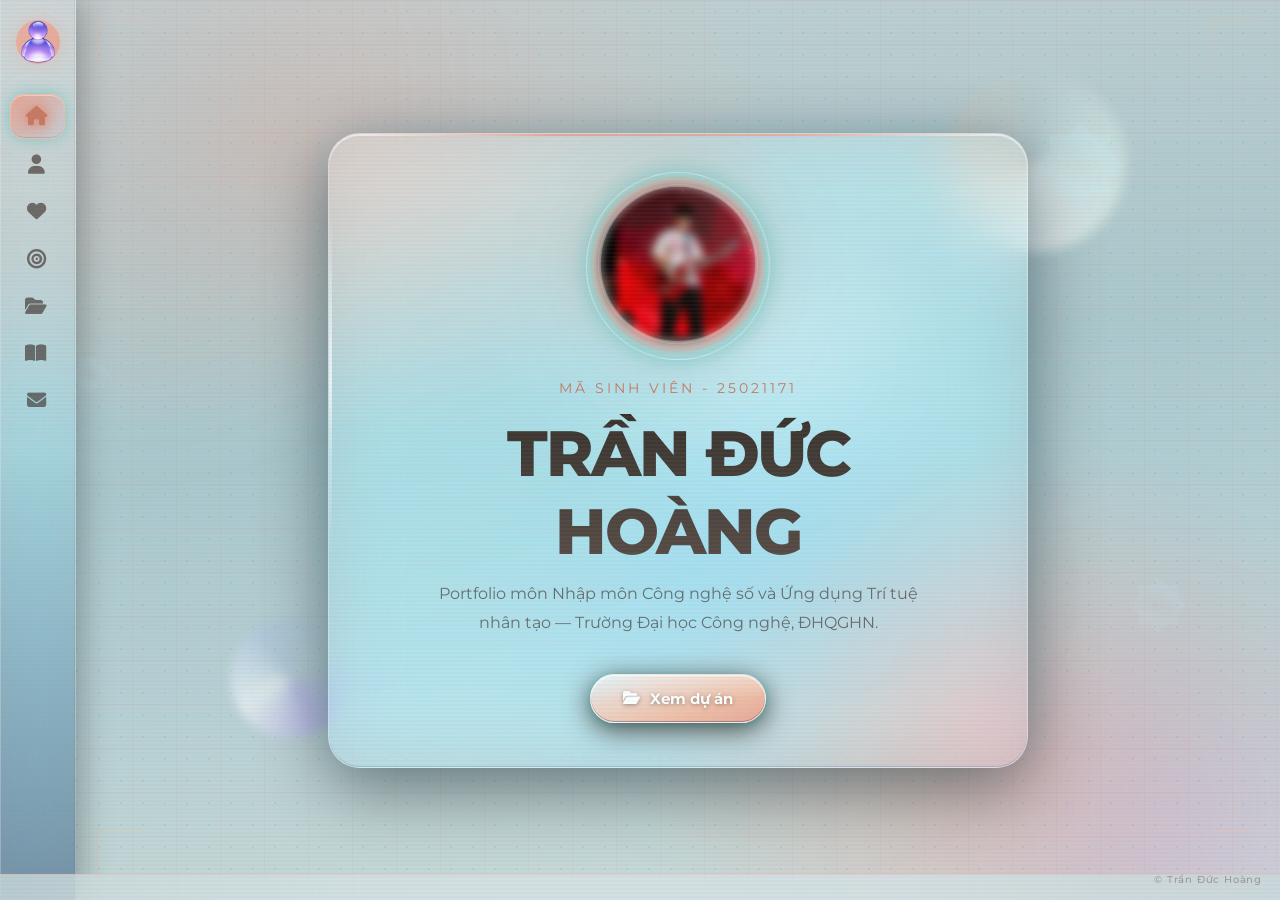
<file: index.html>
<!DOCTYPE html>
<html lang="vi">
<head>
  <!-- Performance hints -->
  <meta http-equiv="x-dns-prefetch-control" content="on">
  <link rel="preconnect" href="https://fonts.googleapis.com">
  <link rel="preconnect" href="https://cdnjs.cloudflare.com" crossorigin>
  <link rel="dns-prefetch" href="https://fonts.gstatic.com">
  <meta charset="UTF-8">
  <meta name="viewport" content="width=device-width, initial-scale=1.0">
  <title>Trần Đức Hoàng — Portfolio</title>
  <link rel="stylesheet" href="style.css">
  <link rel="icon" href="images/logo.png">
  <link rel="stylesheet" href="https://cdnjs.cloudflare.com/ajax/libs/font-awesome/6.4.0/css/all.min.css">
</head>
<body>

<!-- Orbs -->
<div class="scanlines"></div>

<!-- Y2K Ticker -->
<div class="ticker-wrap">
  <div class="ticker">
    <span>TRẦN ĐỨC HOÀNG</span><span class="sep">✦</span>
    <span>PORTFOLIO 2025</span><span class="sep">✦</span>
    <span>CÔNG NGHỆ KỸ THUẬT XÂY DỰNG</span><span class="sep">✦</span>
    <span>ĐHQGHN</span><span class="sep">✦</span>
    <span>NHẬP MÔN CÔNG NGHỆ SỐ</span><span class="sep">✦</span>
    <span>ỨNG DỤNG TRÍ TUỆ NHÂN TẠO</span><span class="sep">✦</span>
    <span>TRẦN ĐỨC HOÀNG</span><span class="sep">✦</span>
    <span>PORTFOLIO 2025</span><span class="sep">✦</span>
    <span>CÔNG NGHỆ KỸ THUẬT XÂY DỰNG</span><span class="sep">✦</span>
    <span>ĐHQGHN</span><span class="sep">✦</span>
    <span>NHẬP MÔN CÔNG NGHỆ SỐ</span><span class="sep">✦</span>
    <span>ỨNG DỤNG TRÍ TUỆ NHÂN TẠO</span><span class="sep">✦</span>
  </div>
</div>

<div class="orb orb1"></div>
<div class="orb orb2"></div>
<!-- Aero Bubbles -->
<div class="bubble bubble1"></div>
<div class="bubble bubble2"></div>
<div class="bubble bubble3"></div>
<div class="bubble bubble4"></div>
<div class="bubble bubble5"></div>

<!-- Y2K Flares -->
<div class="flare flare1"></div>
<div class="flare flare2"></div>

<!-- Y2K Starbursts -->
<div class="starburst starburst1"></div>
<div class="starburst starburst2"></div>
<div class="starburst starburst3"></div>

<!-- HUD Corners -->
<div class="hud-corner hud-tl"></div>
<div class="hud-corner hud-tr"></div>
<div class="hud-corner hud-bl"></div>
<div class="hud-corner hud-br"></div>
<div class="orb orb3"></div>

<!-- Sidebar -->
<nav class="sidebar">
  <div class="logo">
    <img loading="lazy" decoding="async" src="images/logo.png" alt="Logo">
  </div>
  <ul class="sidebar-menu">
    <li><a href="index.html" class="active"><i class="fa-solid fa-house"></i><span class="text">Trang chủ</span></a></li>
    <li><a href="about.html"><i class="fa-solid fa-user"></i><span class="text">Giới thiệu</span></a></li>
    <li><a href="hobbies.html"><i class="fa-solid fa-heart"></i><span class="text">Sở thích</span></a></li>
    <li><a href="goals.html"><i class="fa-solid fa-bullseye"></i><span class="text">Mục tiêu</span></a></li>
    <li><a href="projects.html"><i class="fa-solid fa-folder-open"></i><span class="text">Dự án</span></a></li>
    <li><a href="reflection.html"><i class="fa-solid fa-book-open"></i><span class="text">Tổng kết</span></a></li>
    <li><a href="contact.html"><i class="fa-solid fa-envelope"></i><span class="text">Liên hệ</span></a></li>
  </ul>
</nav>

<!-- Hero -->
<section class="hero">
  <div class="hero-inner">

    <div class="avatar-wrap">
      <img loading="lazy" decoding="async" src="images/avatar.jpg" alt="Avatar" class="avatar">
      <div class="avatar-ring"></div>
    </div>

    <p class="hero-role">Mã Sinh Viên - 25021171</p>
    <h1 class="hero-name">TRẦN ĐỨC HOÀNG</h1>
    <p class="hero-desc">
      Portfolio môn Nhập môn Công nghệ số và Ứng dụng Trí tuệ nhân tạo —
      Trường Đại học Công nghệ, ĐHQGHN.
    </p>

    <a href="projects.html" class="btn">
      <i class="fa-solid fa-folder-open"></i>
      Xem dự án
    </a>

  </div>
</section>

<div class="credit">© Trần Đức Hoàng</div>
<script src="script.js"></script>
</body>
</html>
</file>
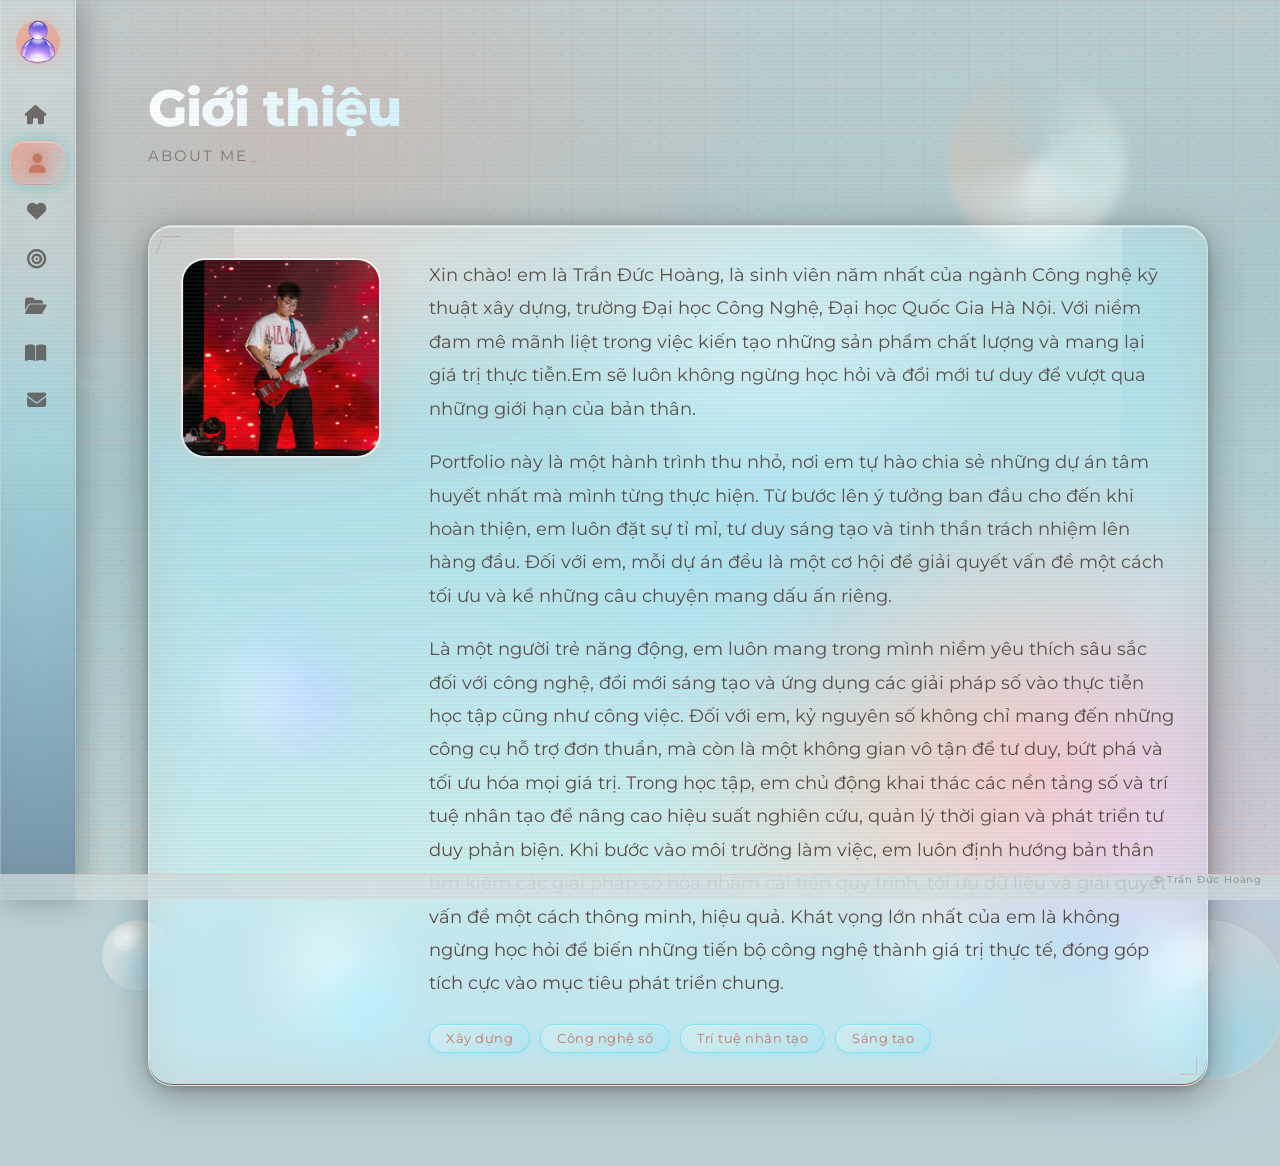
<file: about.html>
<!DOCTYPE html>
<html lang="vi">
<head>
  <!-- Performance hints -->
  <meta http-equiv="x-dns-prefetch-control" content="on">
  <link rel="preconnect" href="https://fonts.googleapis.com">
  <link rel="preconnect" href="https://cdnjs.cloudflare.com" crossorigin>
  <link rel="dns-prefetch" href="https://fonts.gstatic.com">
  <meta charset="UTF-8">
  <meta name="viewport" content="width=device-width, initial-scale=1.0">
  <title>Giới thiệu — Portfolio</title>
  <link rel="stylesheet" href="style.css">
  <link rel="icon" href="images/logo.png">
  <link rel="stylesheet" href="https://cdnjs.cloudflare.com/ajax/libs/font-awesome/6.4.0/css/all.min.css">
</head>
<body>

<div class="scanlines"></div>

<!-- Y2K Ticker -->
<div class="ticker-wrap">
  <div class="ticker">
    <span>TRẦN ĐỨC HOÀNG</span><span class="sep">✦</span>
    <span>PORTFOLIO 2025</span><span class="sep">✦</span>
    <span>CÔNG NGHỆ KỸ THUẬT XÂY DỰNG</span><span class="sep">✦</span>
    <span>ĐHQGHN</span><span class="sep">✦</span>
    <span>NHẬP MÔN CÔNG NGHỆ SỐ</span><span class="sep">✦</span>
    <span>ỨNG DỤNG TRÍ TUỆ NHÂN TẠO</span><span class="sep">✦</span>
    <span>TRẦN ĐỨC HOÀNG</span><span class="sep">✦</span>
    <span>PORTFOLIO 2025</span><span class="sep">✦</span>
    <span>CÔNG NGHỆ KỸ THUẬT XÂY DỰNG</span><span class="sep">✦</span>
    <span>ĐHQGHN</span><span class="sep">✦</span>
    <span>NHẬP MÔN CÔNG NGHỆ SỐ</span><span class="sep">✦</span>
    <span>ỨNG DỤNG TRÍ TUỆ NHÂN TẠO</span><span class="sep">✦</span>
  </div>
</div>

<div class="orb orb1"></div>
<div class="orb orb2"></div>
<div class="orb orb3"></div>

<!-- Aero Bubbles -->
<div class="bubble bubble1"></div>
<div class="bubble bubble2"></div>
<div class="bubble bubble3"></div>
<div class="bubble bubble4"></div>
<div class="bubble bubble5"></div>

<!-- Y2K Flares -->
<div class="flare flare1"></div>
<div class="flare flare2"></div>

<!-- Y2K Starbursts -->
<div class="starburst starburst1"></div>
<div class="starburst starburst2"></div>
<div class="starburst starburst3"></div>

<!-- HUD Corners -->
<div class="hud-corner hud-tl"></div>
<div class="hud-corner hud-tr"></div>
<div class="hud-corner hud-bl"></div>
<div class="hud-corner hud-br"></div>

<nav class="sidebar">
  <div class="logo"><img loading="lazy" decoding="async" src="images/logo.png" alt="Logo"></div>
  <ul class="sidebar-menu">
    <li><a href="index.html"><i class="fa-solid fa-house"></i><span class="text">Trang chủ</span></a></li>
    <li><a href="about.html" class="active"><i class="fa-solid fa-user"></i><span class="text">Giới thiệu</span></a></li>
    <li><a href="hobbies.html"><i class="fa-solid fa-heart"></i><span class="text">Sở thích</span></a></li>
    <li><a href="goals.html"><i class="fa-solid fa-bullseye"></i><span class="text">Mục tiêu</span></a></li>
    <li><a href="projects.html"><i class="fa-solid fa-folder-open"></i><span class="text">Dự án</span></a></li>
    <li><a href="reflection.html"><i class="fa-solid fa-book-open"></i><span class="text">Tổng kết</span></a></li>
    <li><a href="contact.html"><i class="fa-solid fa-envelope"></i><span class="text">Liên hệ</span></a></li>
  </ul>
</nav>

<section id="about">
  <div class="section-head reveal">
    <h2 data-text="Giới thiệu">Giới thiệu</h2>
    <p class="subtitle">About me</p>
  </div>

  <div class="card reveal"><span class="corner-br"></span>
    <div class="profile-wrap">
      <img loading="lazy" decoding="async" src="images/avatar.jpg" alt="Avatar" class="avatar-sm">
      <div class="bio">
        <p>
          Xin chào! em là Trần Đức Hoàng, là sinh viên năm nhất của ngành Công nghệ kỹ thuật xây dựng, trường Đại học Công Nghệ, Đại học Quốc Gia Hà Nội. Với niềm đam mê mãnh liệt trong việc kiến tạo những sản phẩm chất lượng và mang lại giá trị thực tiễn.Em sẽ luôn không ngừng học hỏi và đổi mới tư duy để vượt qua những giới hạn của bản thân.
        </p>
        <p>
          Portfolio này là một hành trình thu nhỏ, nơi em tự hào chia sẻ những dự án tâm huyết nhất mà mình từng thực hiện. Từ bước lên ý tưởng ban đầu cho đến khi hoàn thiện, em luôn đặt sự tỉ mỉ, tư duy sáng tạo và tinh thần trách nhiệm lên hàng đầu. Đối với em, mỗi dự án đều là một cơ hội để giải quyết vấn đề một cách tối ưu và kể những câu chuyện mang dấu ấn riêng.
        </p>
        <p>
          Là một người trẻ năng động, em luôn mang trong mình niềm yêu thích sâu sắc đối với công nghệ, đổi mới sáng tạo và ứng dụng các giải pháp số vào thực tiễn học tập cũng như công việc. Đối với em, kỷ nguyên số không chỉ mang đến những công cụ hỗ trợ đơn thuần, mà còn là một không gian vô tận để tư duy, bứt phá và tối ưu hóa mọi giá trị. Trong học tập, em chủ động khai thác các nền tảng số và trí tuệ nhân tạo để nâng cao hiệu suất nghiên cứu, quản lý thời gian và phát triển tư duy phản biện. Khi bước vào môi trường làm việc, em luôn định hướng bản thân tìm kiếm các giải pháp số hóa nhằm cải tiến quy trình, tối ưu dữ liệu và giải quyết vấn đề một cách thông minh, hiệu quả. Khát vọng lớn nhất của em là không ngừng học hỏi để biến những tiến bộ công nghệ thành giá trị thực tế, đóng góp tích cực vào mục tiêu phát triển chung.
        </p>
        <div class="tag-row">
          <span class="tag">Xây dựng</span>
          <span class="tag">Công nghệ số</span>
          <span class="tag">Trí tuệ nhân tạo</span>
          <span class="tag">Sáng tạo</span>
        </div>
      </div>
    </div>
  </div>
</section>

<div class="credit">© Trần Đức Hoàng</div>
<script src="script.js"></script>
</body>
</html>
</file>
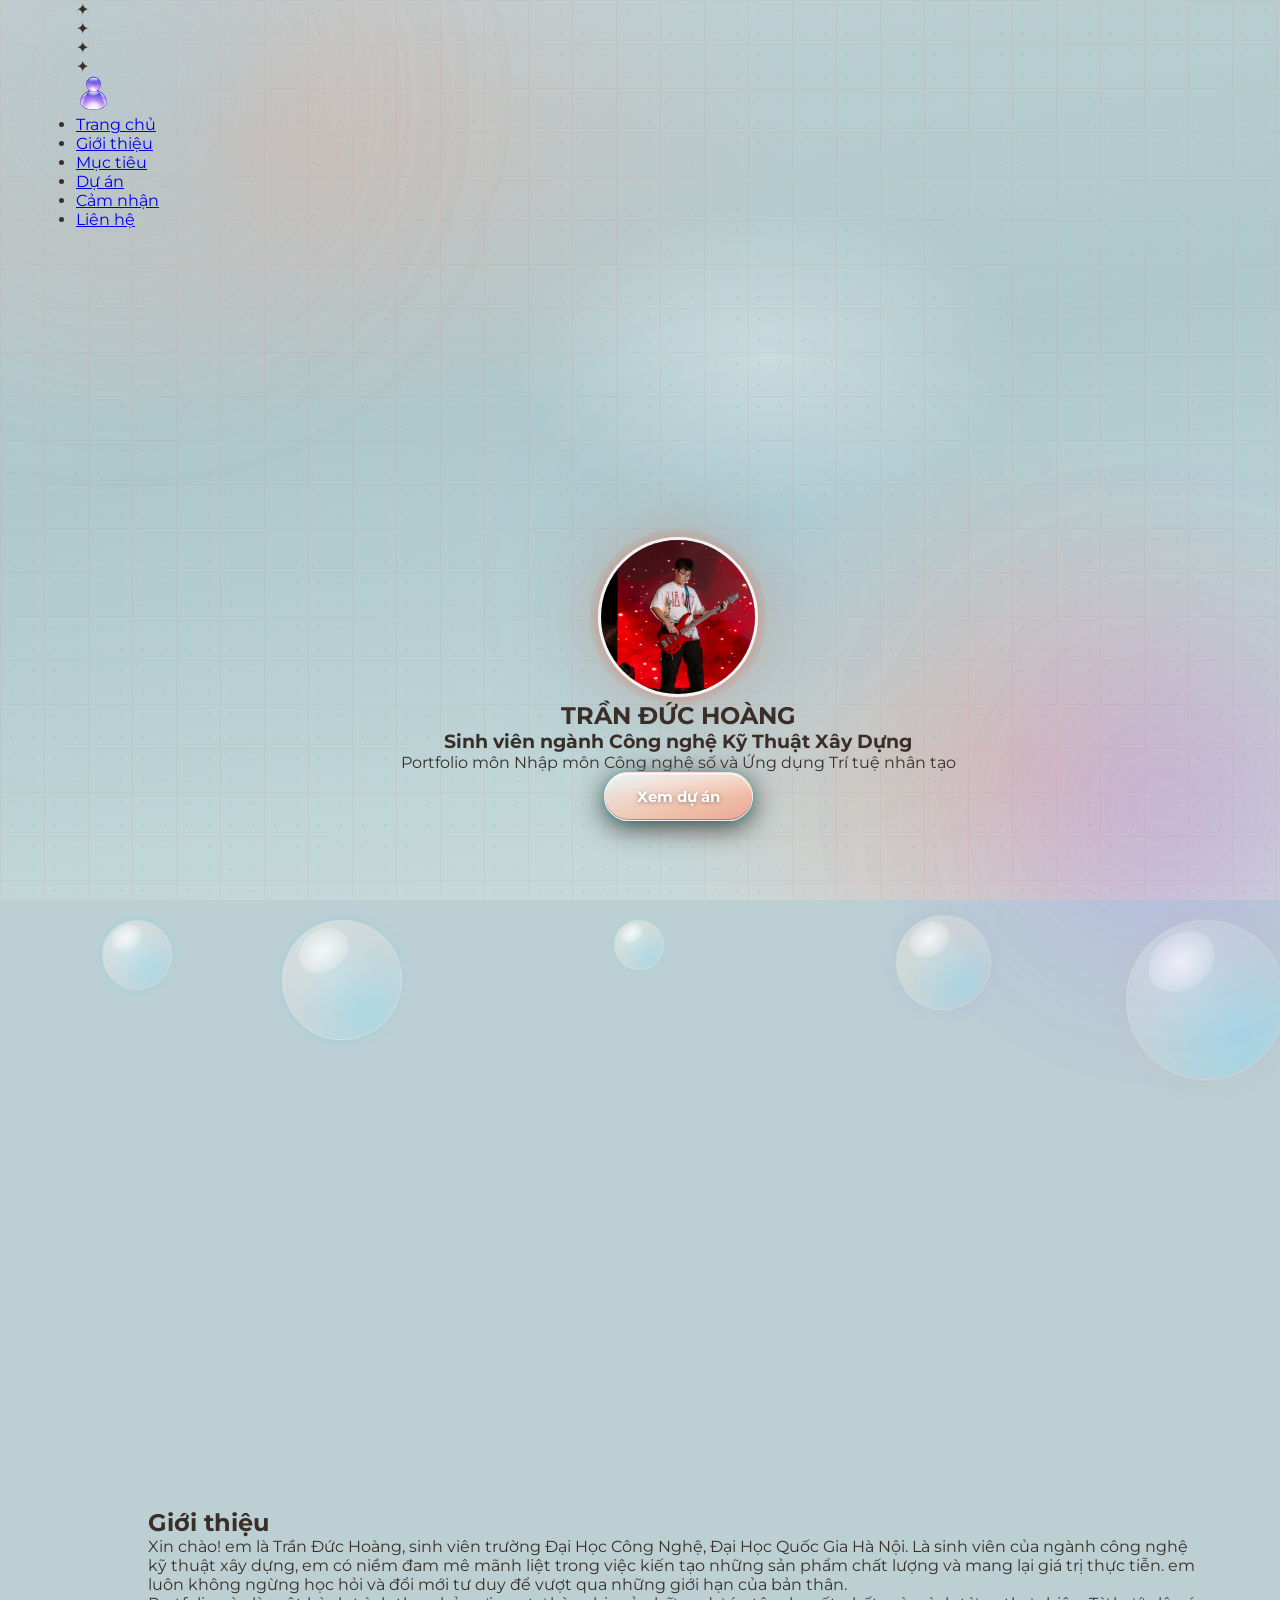
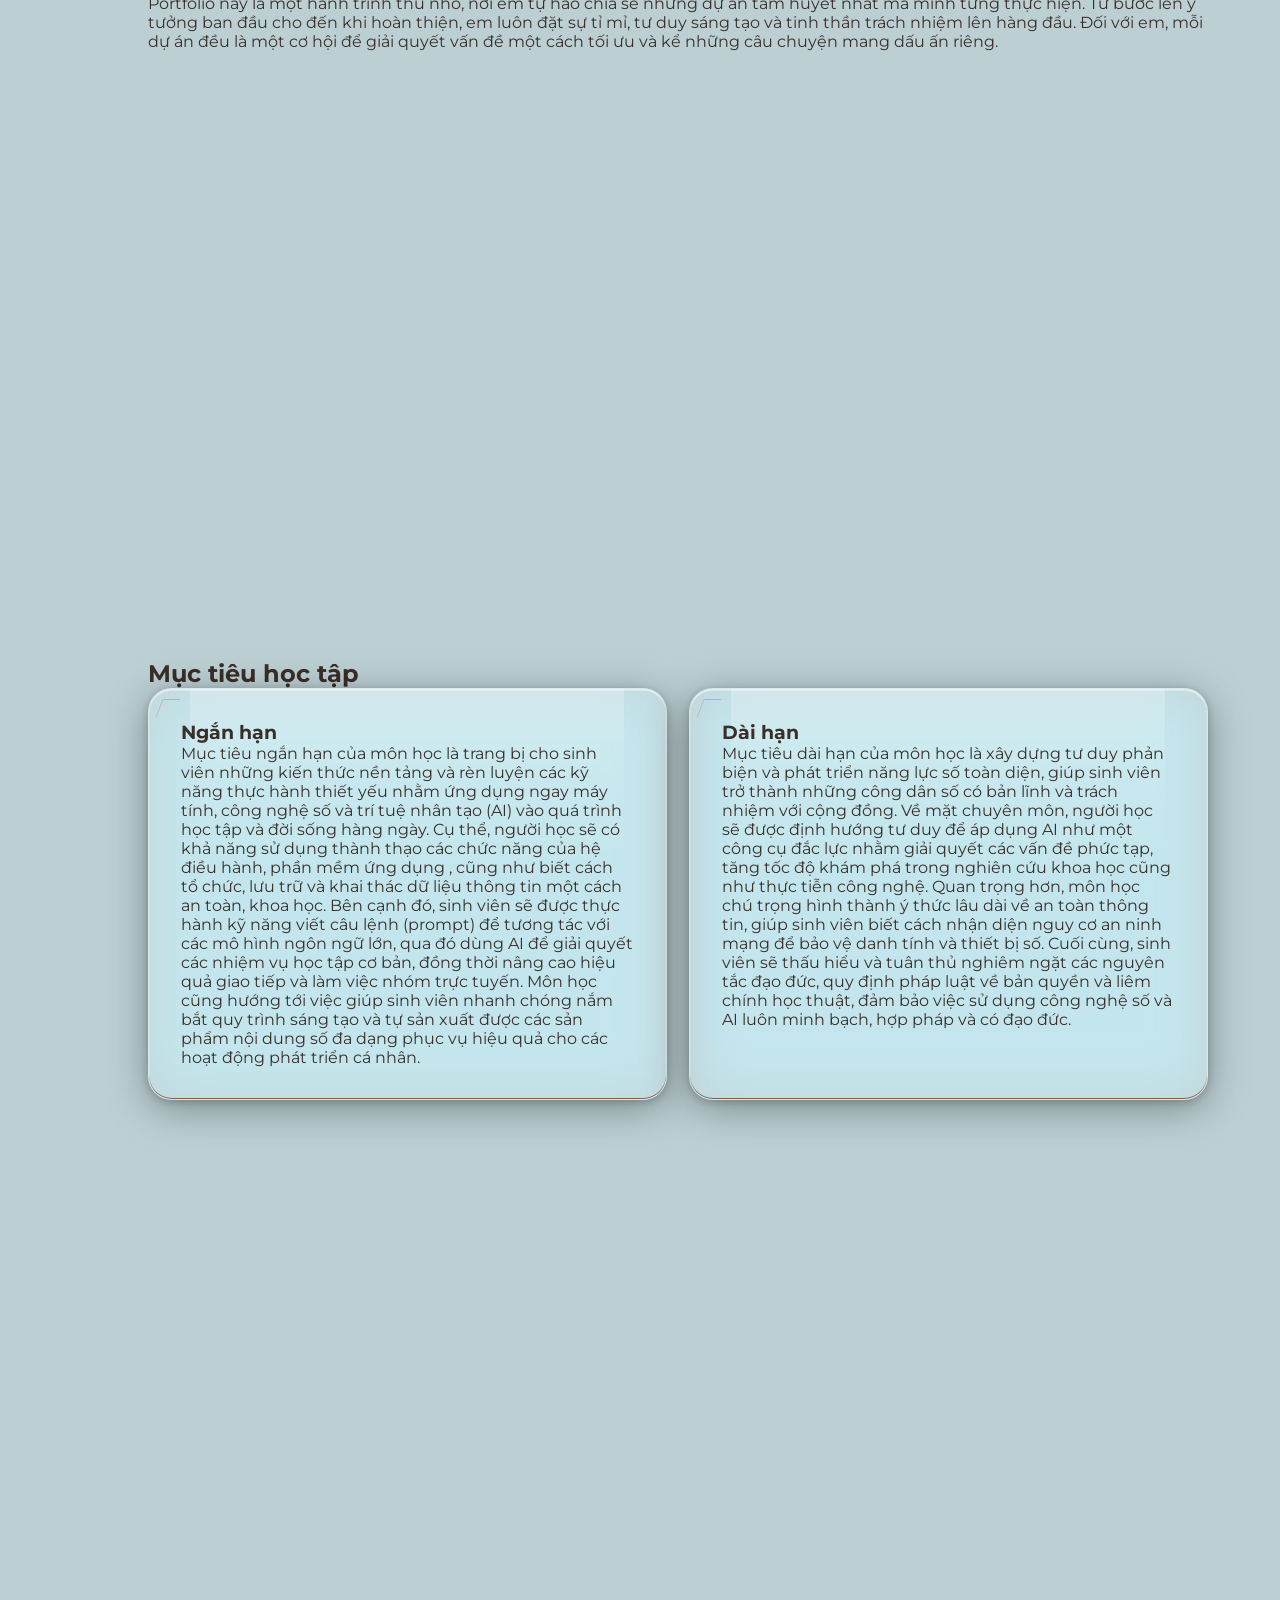
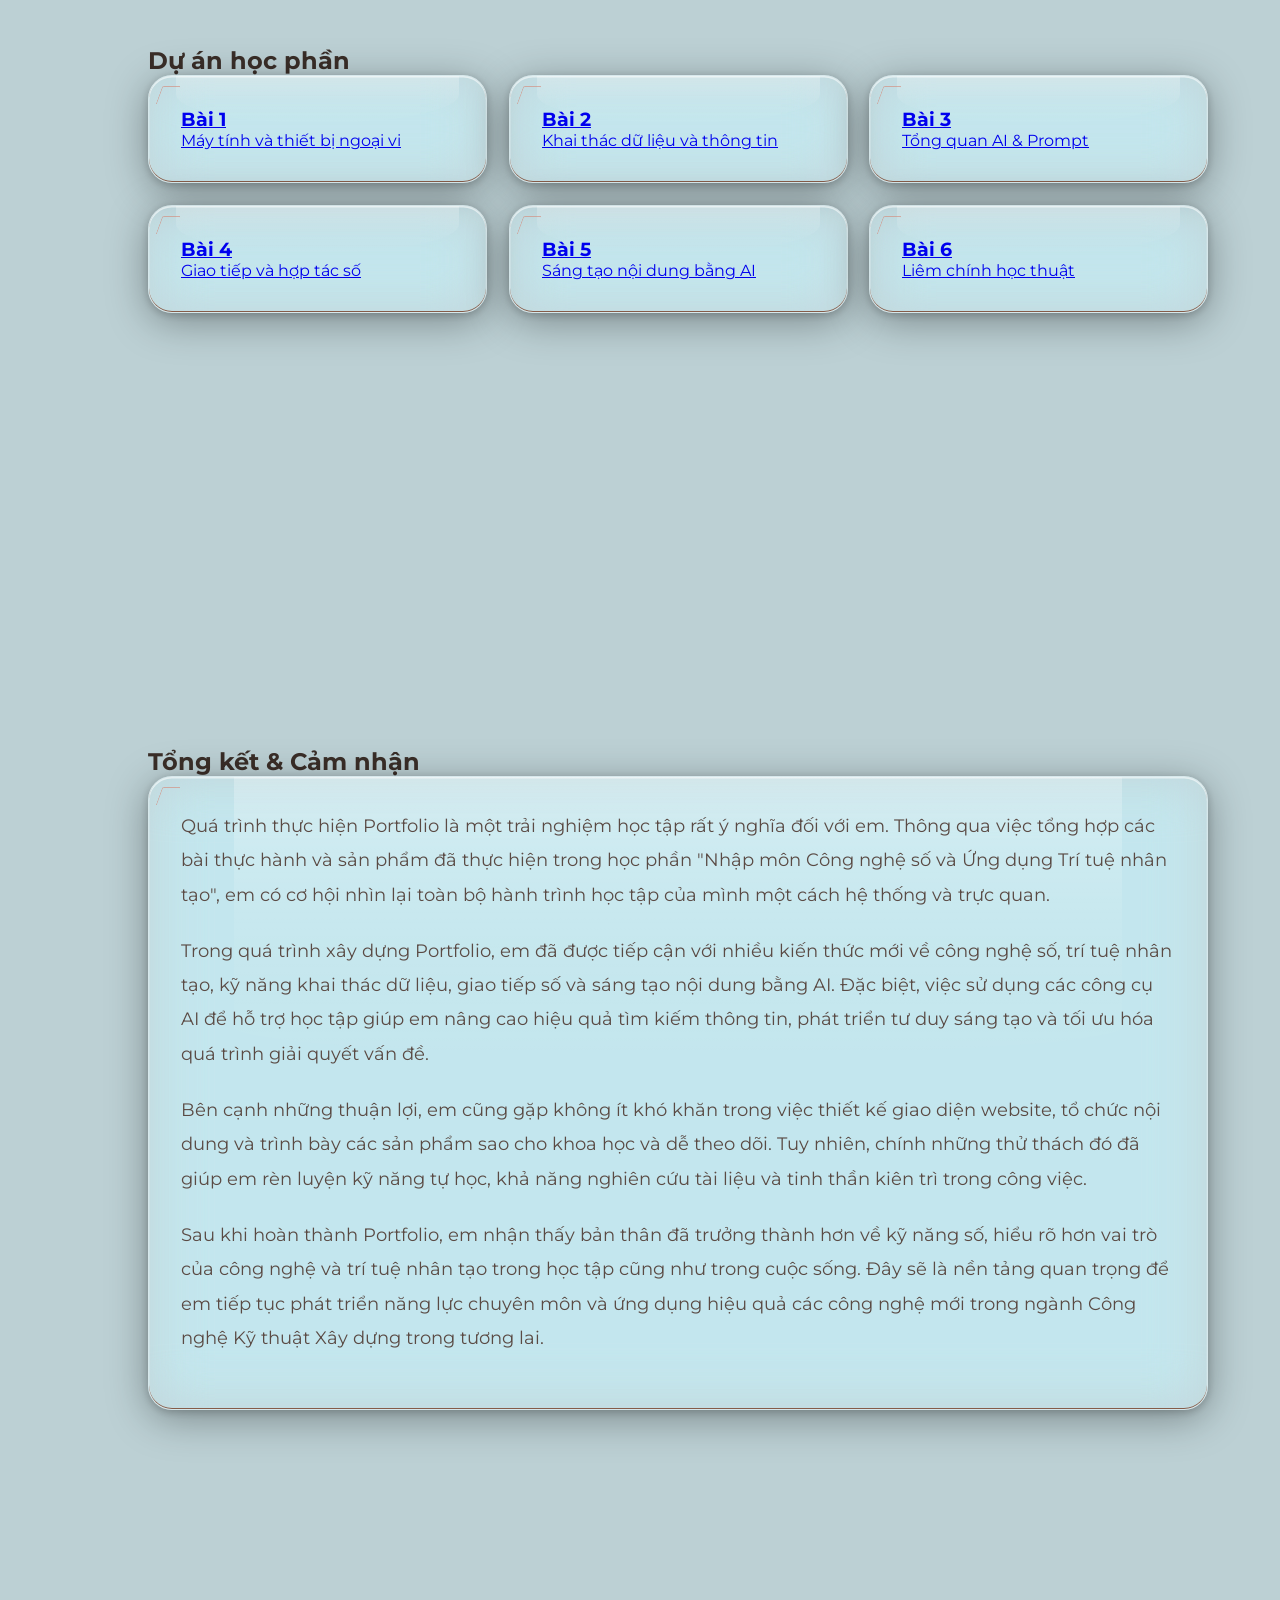
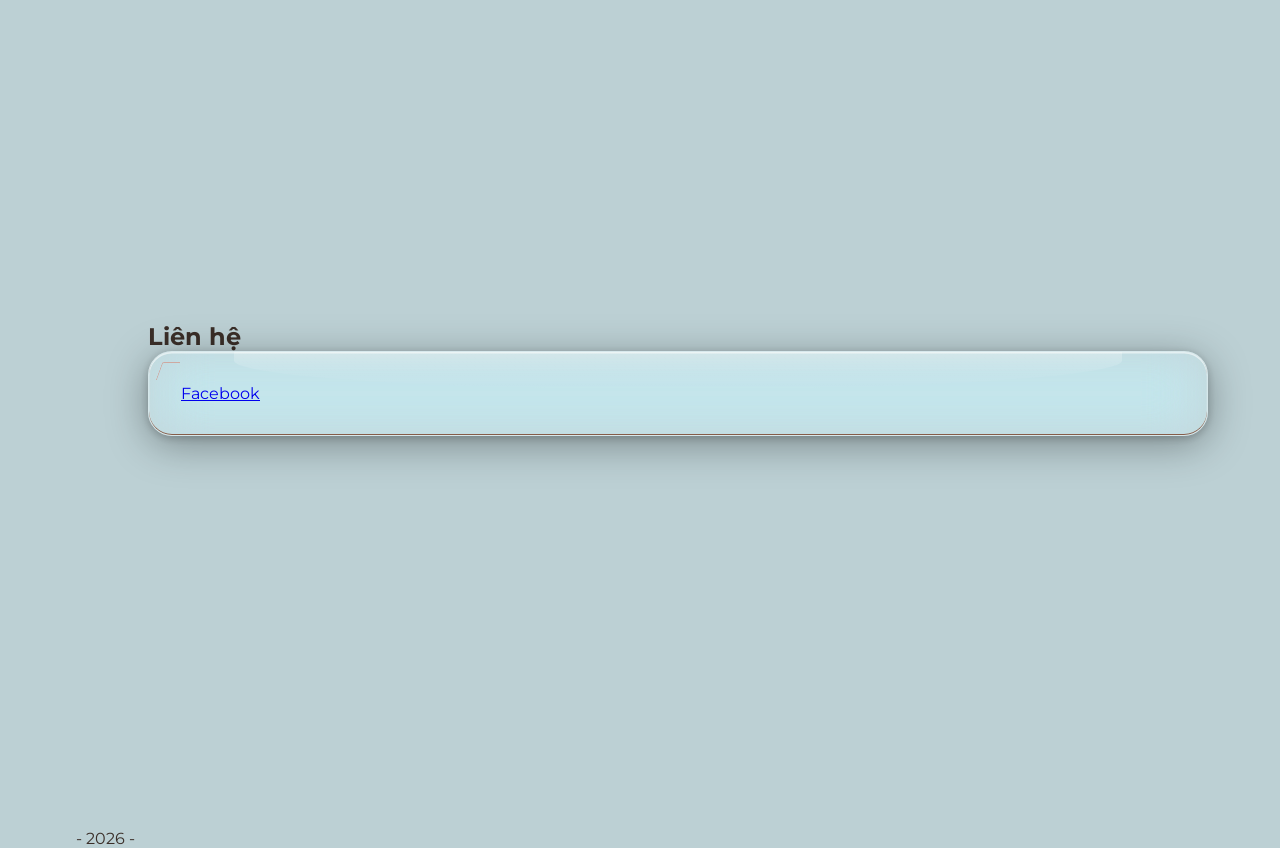
<file: code chinh.html>
<!DOCTYPE html>
<html lang="vi">
<head>
<meta charset="UTF-8">
<meta name="viewport" content="width=device-width, initial-scale=1.0">
<title>Portfolio Cá Nhân</title>
<link rel="stylesheet" href="style.css">
<link rel="preconnect" href="https://fonts.googleapis.com">
<link href="https://fonts.googleapis.com/css2?family=Montserrat:wght@300;400;500;600;700;800&display=swap" rel="stylesheet">
</head>
<body>


    <div class="star star1">✦</div>
<div class="star star2">✦</div>
<div class="star star3">✦</div>
<div class="star star4">✦</div>

    <div class="cube"></div>
    <div class="wire-sphere"></div>
    <div class="holo-ring"></div>
    <div class="orb orb1"></div>
<div class="orb orb2"></div>
<div class="orb orb3"></div>

<div class="bubble bubble1"></div>
<div class="bubble bubble2"></div>
<div class="bubble bubble3"></div>
<div class="bubble bubble4"></div>
<div class="bubble bubble5"></div>
    <div class="orb orb1"></div>
<div class="orb orb2"></div>
<header class="header">
<nav class="nav">
<div class="logo"><img src="images/logo.png" alt="" width="35" height="35"></div>
<ul class="menu">
<li><a href="#home">Trang chủ</a></li>
<li><a href="#about">Giới thiệu</a></li>
<li><a href="#goals">Mục tiêu</a></li>
<li><a href="#projects">Dự án</a></li>
<li><a href="#reflection">Cảm nhận</a></li>
<li><a href="#contact">Liên hệ</a></li>
</ul>
</nav>
</header>

<section id="home" class="hero">
<div class="hero-content">
<img src="images/avatar.jpg" class="avatar" alt="avatar">
<h1>TRẦN ĐỨC HOÀNG</h1>
<h3>Sinh viên ngành Công nghệ Kỹ Thuật Xây Dựng</h3>
<p>Portfolio môn Nhập môn Công nghệ số và Ứng dụng Trí tuệ nhân tạo</p>
<a href="#projects" class="btn">Xem dự án</a>
</div>
</section>

<section id="about">
<h2>Giới thiệu</h2>
<p>Xin chào! em là Trần Đức Hoàng, sinh viên trường Đại Học Công Nghệ, Đại Học Quốc Gia Hà Nội. Là sinh viên của ngành công nghệ kỹ thuật xây dựng, em có niềm đam mê mãnh liệt trong việc kiến tạo những sản phẩm chất lượng và mang lại giá trị thực tiễn. em luôn không ngừng học hỏi và đổi mới tư duy để vượt qua những giới hạn của bản thân.</p>
<p>Portfolio này là một hành trình thu nhỏ, nơi em tự hào chia sẻ những dự án tâm huyết nhất mà mình từng thực hiện. Từ bước lên ý tưởng ban đầu cho đến khi hoàn thiện, em luôn đặt sự tỉ mỉ, tư duy sáng tạo và tinh thần trách nhiệm lên hàng đầu. Đối với em, mỗi dự án đều là một cơ hội để giải quyết vấn đề một cách tối ưu và kể những câu chuyện mang dấu ấn riêng.</p>
</section>

<section id="goals">
<h2>Mục tiêu học tập</h2>
<div class="grid">
<div class="card"><h3>Ngắn hạn</h3><p>Mục tiêu ngắn hạn của môn học là trang bị cho sinh viên những kiến thức nền tảng và rèn luyện các kỹ năng thực hành thiết yếu nhằm ứng dụng ngay máy tính, công nghệ số và trí tuệ nhân tạo (AI) vào quá trình học tập và đời sống hàng ngày. Cụ thể, người học sẽ có khả năng sử dụng thành thạo các chức năng của hệ điều hành, phần mềm ứng dụng , cũng như biết cách tổ chức, lưu trữ và khai thác dữ liệu thông tin một cách an toàn, khoa học. Bên cạnh đó, sinh viên sẽ được thực hành kỹ năng viết câu lệnh (prompt) để tương tác với các mô hình ngôn ngữ lớn, qua đó dùng AI để giải quyết các nhiệm vụ học tập cơ bản, đồng thời nâng cao hiệu quả giao tiếp và làm việc nhóm trực tuyến. Môn học cũng hướng tới việc giúp sinh viên nhanh chóng nắm bắt quy trình sáng tạo và tự sản xuất được các sản phẩm nội dung số đa dạng phục vụ hiệu quả cho các hoạt động phát triển cá nhân.</p></div>
<div class="card"><h3>Dài hạn</h3><p>Mục tiêu dài hạn của môn học là xây dựng tư duy phản biện và phát triển năng lực số toàn diện, giúp sinh viên trở thành những công dân số có bản lĩnh và trách nhiệm với cộng đồng. Về mặt chuyên môn, người học sẽ được định hướng tư duy để áp dụng AI như một công cụ đắc lực nhằm giải quyết các vấn đề phức tạp, tăng tốc độ khám phá trong nghiên cứu khoa học cũng như thực tiễn công nghệ. Quan trọng hơn, môn học chú trọng hình thành ý thức lâu dài về an toàn thông tin, giúp sinh viên biết cách nhận diện nguy cơ an ninh mạng để bảo vệ danh tính và thiết bị số. Cuối cùng, sinh viên sẽ thấu hiểu và tuân thủ nghiêm ngặt các nguyên tắc đạo đức, quy định pháp luật về bản quyền và liêm chính học thuật, đảm bảo việc sử dụng công nghệ số và AI luôn minh bạch, hợp pháp và có đạo đức.</p></div>
</div>
</section>

<section id="projects">
<h2>Dự án học phần</h2>

<div class="grid">

<a href="C:\Users\admin\Desktop\professional-portfolio\file bt\Chương 1 - Máy tính và Thiết bị ngoại vi.pdf"
   target="_blank"
   rel="noopener noreferrer"
   class="card card-link">
    <h3>Bài 1</h3>
    <p>Máy tính và thiết bị ngoại vi</p>
</a>

<a href="C:\Users\admin\Desktop\professional-portfolio\file bt\chương 2 - Nguồn tin & Toán tử Tìm kiếm.pdf"
   target="_blank"
   rel="noopener noreferrer"
   class="card card-link">
    <h3>Bài 2</h3>
    <p>Khai thác dữ liệu và thông tin</p>
</a>

<a href="C:\Users\admin\Desktop\professional-portfolio\file bt\chương 3 - So sánh Prompt Ban đầu và Cải tiến.pdf"
   target="_blank"
   rel="noopener noreferrer"
   class="card card-link">
    <h3>Bài 3</h3>
    <p>Tổng quan AI & Prompt</p>
</a>

<a href="C:\Users\admin\Desktop\professional-portfolio\file bt\chương 4 - Quản lý dự án nhóm và Phối hợp trực tuyến.pdf"
   target="_blank"
   rel="noopener noreferrer"
   class="card card-link">
    <h3>Bài 4</h3>
    <p>Giao tiếp và hợp tác số</p>
</a>

<a href="file bt/chương 5 - Ứng dụng AI trong Sáng tạo Nội dung Số.pdf"
   target="_blank"
   rel="noopener noreferrer"
   class="card card-link">
    <h3>Bài 5</h3>
    <p>Sáng tạo nội dung bằng AI</p>
</a>

<a href="C:\Users\admin\Desktop\professional-portfolio\file bt\chương 6 - Sử dụng AI có trách nhiệm.pdf"
   target="_blank"
   rel="noopener noreferrer"
   class="card card-link">
    <h3>Bài 6</h3>
    <p>Liêm chính học thuật</p>
</a>

</div>
</section>

<section id="reflection">

<h2>Tổng kết & Cảm nhận</h2>

<div class="card">

<p>
Quá trình thực hiện Portfolio là một trải nghiệm học tập rất ý nghĩa đối với em. 
Thông qua việc tổng hợp các bài thực hành và sản phẩm đã thực hiện trong học phần 
"Nhập môn Công nghệ số và Ứng dụng Trí tuệ nhân tạo", em có cơ hội nhìn lại toàn bộ 
hành trình học tập của mình một cách hệ thống và trực quan.
</p>

<p>
Trong quá trình xây dựng Portfolio, em đã được tiếp cận với nhiều kiến thức mới về 
công nghệ số, trí tuệ nhân tạo, kỹ năng khai thác dữ liệu, giao tiếp số và sáng tạo 
nội dung bằng AI. Đặc biệt, việc sử dụng các công cụ AI để hỗ trợ học tập giúp em 
nâng cao hiệu quả tìm kiếm thông tin, phát triển tư duy sáng tạo và tối ưu hóa quá 
trình giải quyết vấn đề.
</p>

<p>
Bên cạnh những thuận lợi, em cũng gặp không ít khó khăn trong việc thiết kế giao diện 
website, tổ chức nội dung và trình bày các sản phẩm sao cho khoa học và dễ theo dõi. 
Tuy nhiên, chính những thử thách đó đã giúp em rèn luyện kỹ năng tự học, khả năng 
nghiên cứu tài liệu và tinh thần kiên trì trong công việc.
</p>

<p>
Sau khi hoàn thành Portfolio, em nhận thấy bản thân đã trưởng thành hơn về kỹ năng số, 
hiểu rõ hơn vai trò của công nghệ và trí tuệ nhân tạo trong học tập cũng như trong cuộc 
sống. Đây sẽ là nền tảng quan trọng để em tiếp tục phát triển năng lực chuyên môn và 
ứng dụng hiệu quả các công nghệ mới trong ngành Công nghệ Kỹ thuật Xây dựng trong tương lai.
</p>

</div>

</section>

<section id="contact">
<h2>Liên hệ</h2>
<a href="https://www.facebook.com/hoangtranduc07/"
   target="_blank"
   rel="noopener noreferrer"
   class="card card-link">
    <p>Facebook</p>
</a>
</section>

<footer>- 2026 -</footer>
<script src="script.js"></script>

<div class="holo-ring"></div>
</body>
</html>
</file>
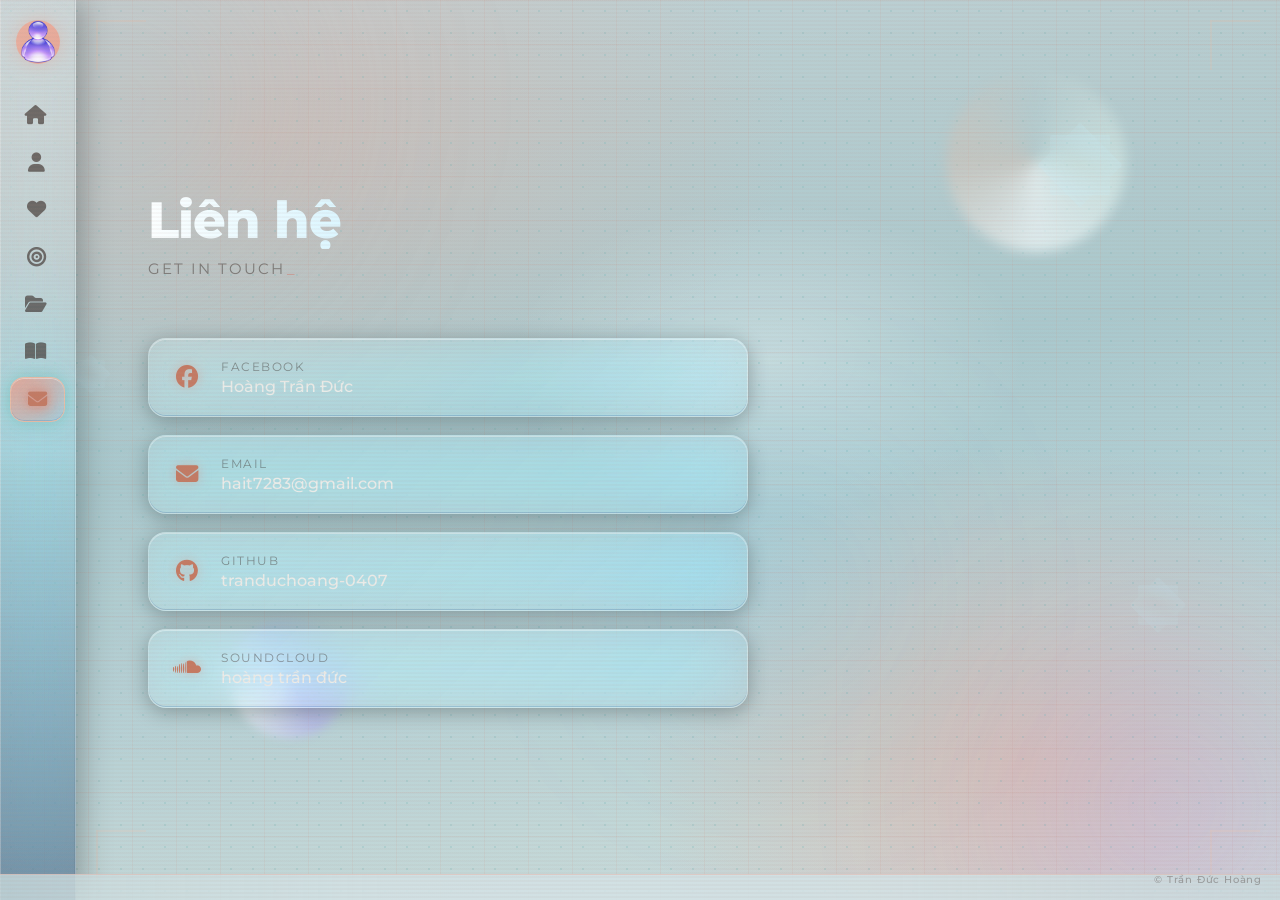
<file: contact.html>
<!DOCTYPE html>
<html lang="vi">
<head>
  <!-- Performance hints -->
  <meta http-equiv="x-dns-prefetch-control" content="on">
  <link rel="preconnect" href="https://fonts.googleapis.com">
  <link rel="preconnect" href="https://cdnjs.cloudflare.com" crossorigin>
  <link rel="dns-prefetch" href="https://fonts.gstatic.com">
  <meta charset="UTF-8">
  <meta name="viewport" content="width=device-width, initial-scale=1.0">
  <title>Liên hệ — Portfolio</title>
  <link rel="stylesheet" href="style.css">
  <link rel="icon" href="images/logo.png">
  <link rel="stylesheet" href="https://cdnjs.cloudflare.com/ajax/libs/font-awesome/6.4.0/css/all.min.css">
</head>
<body>

<div class="scanlines"></div>

<!-- Y2K Ticker -->
<div class="ticker-wrap">
  <div class="ticker">
    <span>TRẦN ĐỨC HOÀNG</span><span class="sep">✦</span>
    <span>PORTFOLIO 2025</span><span class="sep">✦</span>
    <span>CÔNG NGHỆ KỸ THUẬT XÂY DỰNG</span><span class="sep">✦</span>
    <span>ĐHQGHN</span><span class="sep">✦</span>
    <span>NHẬP MÔN CÔNG NGHỆ SỐ</span><span class="sep">✦</span>
    <span>ỨNG DỤNG TRÍ TUỆ NHÂN TẠO</span><span class="sep">✦</span>
    <span>TRẦN ĐỨC HOÀNG</span><span class="sep">✦</span>
    <span>PORTFOLIO 2025</span><span class="sep">✦</span>
    <span>CÔNG NGHỆ KỸ THUẬT XÂY DỰNG</span><span class="sep">✦</span>
    <span>ĐHQGHN</span><span class="sep">✦</span>
    <span>NHẬP MÔN CÔNG NGHỆ SỐ</span><span class="sep">✦</span>
    <span>ỨNG DỤNG TRÍ TUỆ NHÂN TẠO</span><span class="sep">✦</span>
  </div>
</div>

<div class="orb orb1"></div>
<div class="orb orb2"></div>
<div class="orb orb3"></div>

<!-- Aero Bubbles -->
<div class="bubble bubble1"></div>
<div class="bubble bubble2"></div>
<div class="bubble bubble3"></div>
<div class="bubble bubble4"></div>
<div class="bubble bubble5"></div>

<!-- Y2K Flares -->
<div class="flare flare1"></div>
<div class="flare flare2"></div>

<!-- Y2K Starbursts -->
<div class="starburst starburst1"></div>
<div class="starburst starburst2"></div>
<div class="starburst starburst3"></div>

<!-- HUD Corners -->
<div class="hud-corner hud-tl"></div>
<div class="hud-corner hud-tr"></div>
<div class="hud-corner hud-bl"></div>
<div class="hud-corner hud-br"></div>

<nav class="sidebar">
  <div class="logo"><img loading="lazy" decoding="async" src="images/logo.png" alt="Logo"></div>
  <ul class="sidebar-menu">
    <li><a href="index.html"><i class="fa-solid fa-house"></i><span class="text">Trang chủ</span></a></li>
    <li><a href="about.html"><i class="fa-solid fa-user"></i><span class="text">Giới thiệu</span></a></li>
    <li><a href="hobbies.html"><i class="fa-solid fa-heart"></i><span class="text">Sở thích</span></a></li>
    <li><a href="goals.html"><i class="fa-solid fa-bullseye"></i><span class="text">Mục tiêu</span></a></li>
    <li><a href="projects.html"><i class="fa-solid fa-folder-open"></i><span class="text">Dự án</span></a></li>
    <li><a href="reflection.html"><i class="fa-solid fa-book-open"></i><span class="text">Tổng kết</span></a></li>
    <li><a href="contact.html" class="active"><i class="fa-solid fa-envelope"></i><span class="text">Liên hệ</span></a></li>
  </ul>
</nav>

<section id="contact">
  <div class="section-head reveal">
    <h2 data-text="Liên hệ">Liên hệ</h2>
    <p class="subtitle">Get in touch</p>
  </div>

  <div class="contact-list reveal" style="max-width:600px;">

    <a href="https://www.facebook.com/hoangtranduc07" target="_blank" class="contact-item">
      <i class="fa-brands fa-facebook"></i>
      <div>
        <div class="label">Facebook</div>
        <div class="value">Hoàng Trần Đức</div>
      </div>
    </a>

    <a href="mailto:hait7283@gmail.com" class="contact-item">
      <i class="fa-solid fa-envelope"></i>
      <div>
        <div class="label">Email</div>
        <div class="value">hait7283@gmail.com</div>
      </div>
    </a>

    <a href="https://github.com/tranduchoang-0407" target="_blank" class="contact-item">
      <i class="fa-brands fa-github"></i>
      <div>
        <div class="label">Github</div>
        <div class="value">tranduchoang-0407</div>
      </div>
    </a>

    <a href="https://soundcloud.com/ho-ng-tr-n-c-984871934" target="_blank" class="contact-item">
      <i class="fa-brands fa-soundcloud"></i>
      <div>
        <div class="label">SoundCloud</div>
        <div class="value">hoàng trần đức</div>
      </div>
    </a>

  </div>
</section>

<div class="credit">© Trần Đức Hoàng</div>
<script src="script.js"></script>
</body>
</html>
</file>
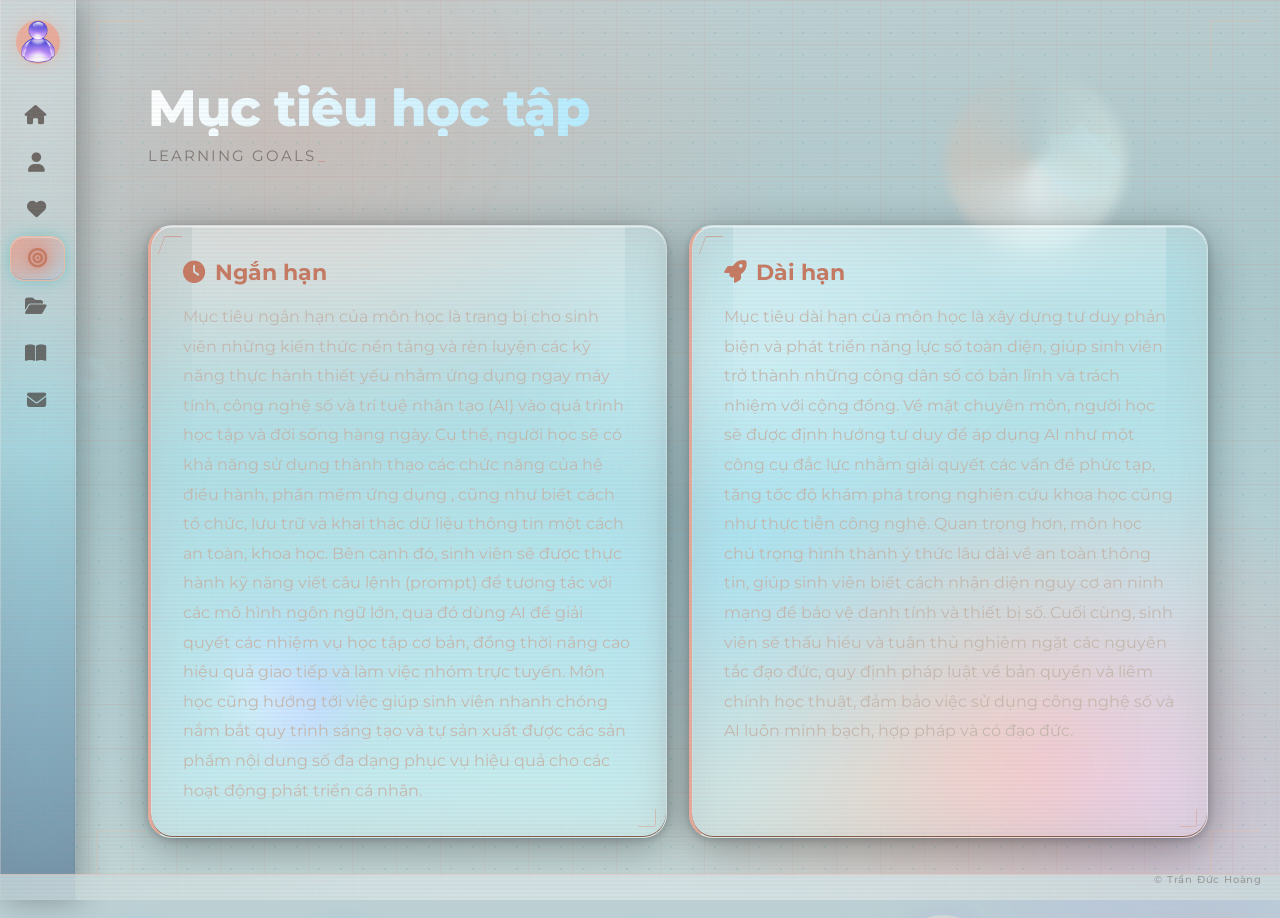
<file: goals.html>
<!DOCTYPE html>
<html lang="vi">
<head>
  <!-- Performance hints -->
  <meta http-equiv="x-dns-prefetch-control" content="on">
  <link rel="preconnect" href="https://fonts.googleapis.com">
  <link rel="preconnect" href="https://cdnjs.cloudflare.com" crossorigin>
  <link rel="dns-prefetch" href="https://fonts.gstatic.com">
  <meta charset="UTF-8">
  <meta name="viewport" content="width=device-width, initial-scale=1.0">
  <title>Mục tiêu — Portfolio</title>
  <link rel="stylesheet" href="style.css">
  <link rel="icon" href="images/logo.png">
  <link rel="stylesheet" href="https://cdnjs.cloudflare.com/ajax/libs/font-awesome/6.4.0/css/all.min.css">
</head>
<body>

<div class="scanlines"></div>

<!-- Y2K Ticker -->
<div class="ticker-wrap">
  <div class="ticker">
    <span>TRẦN ĐỨC HOÀNG</span><span class="sep">✦</span>
    <span>PORTFOLIO 2025</span><span class="sep">✦</span>
    <span>CÔNG NGHỆ KỸ THUẬT XÂY DỰNG</span><span class="sep">✦</span>
    <span>ĐHQGHN</span><span class="sep">✦</span>
    <span>NHẬP MÔN CÔNG NGHỆ SỐ</span><span class="sep">✦</span>
    <span>ỨNG DỤNG TRÍ TUỆ NHÂN TẠO</span><span class="sep">✦</span>
    <span>TRẦN ĐỨC HOÀNG</span><span class="sep">✦</span>
    <span>PORTFOLIO 2025</span><span class="sep">✦</span>
    <span>CÔNG NGHỆ KỸ THUẬT XÂY DỰNG</span><span class="sep">✦</span>
    <span>ĐHQGHN</span><span class="sep">✦</span>
    <span>NHẬP MÔN CÔNG NGHỆ SỐ</span><span class="sep">✦</span>
    <span>ỨNG DỤNG TRÍ TUỆ NHÂN TẠO</span><span class="sep">✦</span>
  </div>
</div>

<div class="orb orb1"></div>
<div class="orb orb2"></div>
<div class="orb orb3"></div>

<!-- Aero Bubbles -->
<div class="bubble bubble1"></div>
<div class="bubble bubble2"></div>
<div class="bubble bubble3"></div>
<div class="bubble bubble4"></div>
<div class="bubble bubble5"></div>

<!-- Y2K Flares -->
<div class="flare flare1"></div>
<div class="flare flare2"></div>

<!-- Y2K Starbursts -->
<div class="starburst starburst1"></div>
<div class="starburst starburst2"></div>
<div class="starburst starburst3"></div>

<!-- HUD Corners -->
<div class="hud-corner hud-tl"></div>
<div class="hud-corner hud-tr"></div>
<div class="hud-corner hud-bl"></div>
<div class="hud-corner hud-br"></div>

<nav class="sidebar">
  <div class="logo"><img loading="lazy" decoding="async" src="images/logo.png" alt="Logo"></div>
  <ul class="sidebar-menu">
    <li><a href="index.html"><i class="fa-solid fa-house"></i><span class="text">Trang chủ</span></a></li>
    <li><a href="about.html"><i class="fa-solid fa-user"></i><span class="text">Giới thiệu</span></a></li>
    <li><a href="hobbies.html"><i class="fa-solid fa-heart"></i><span class="text">Sở thích</span></a></li>
    <li><a href="goals.html" class="active"><i class="fa-solid fa-bullseye"></i><span class="text">Mục tiêu</span></a></li>
    <li><a href="projects.html"><i class="fa-solid fa-folder-open"></i><span class="text">Dự án</span></a></li>
    <li><a href="reflection.html"><i class="fa-solid fa-book-open"></i><span class="text">Tổng kết</span></a></li>
    <li><a href="contact.html"><i class="fa-solid fa-envelope"></i><span class="text">Liên hệ</span></a></li>
  </ul>
</nav>

<section id="goals">
  <div class="section-head reveal">
    <h2 data-text="Mục tiêu học tập">Mục tiêu học tập</h2>
    <p class="subtitle">Learning Goals</p>
  </div>

  <div class="grid">

    <div class="card card-goal reveal"><span class="corner-br"></span>
      <h3><i class="fa-solid fa-clock"></i> Ngắn hạn</h3>
      <p>
        Mục tiêu ngắn hạn của môn học là trang bị cho sinh viên những kiến thức nền tảng và rèn luyện các kỹ năng thực hành thiết yếu nhằm ứng dụng ngay máy tính, công nghệ số và trí tuệ nhân tạo (AI) vào quá trình học tập và đời sống hàng ngày. Cụ thể, người học sẽ có khả năng sử dụng thành thạo các chức năng của hệ điều hành, phần mềm ứng dụng , cũng như biết cách tổ chức, lưu trữ và khai thác dữ liệu thông tin một cách an toàn, khoa học. Bên cạnh đó, sinh viên sẽ được thực hành kỹ năng viết câu lệnh (prompt) để tương tác với các mô hình ngôn ngữ lớn, qua đó dùng AI để giải quyết các nhiệm vụ học tập cơ bản, đồng thời nâng cao hiệu quả giao tiếp và làm việc nhóm trực tuyến. Môn học cũng hướng tới việc giúp sinh viên nhanh chóng nắm bắt quy trình sáng tạo và tự sản xuất được các sản phẩm nội dung số đa dạng phục vụ hiệu quả cho các hoạt động phát triển cá nhân.
      </p>
    </div>

    <div class="card card-goal reveal"><span class="corner-br"></span>
      <h3><i class="fa-solid fa-rocket"></i> Dài hạn</h3>
      <p>
        Mục tiêu dài hạn của môn học là xây dựng tư duy phản biện và phát triển năng lực số toàn diện, giúp sinh viên trở thành những công dân số có bản lĩnh và trách nhiệm với cộng đồng. Về mặt chuyên môn, người học sẽ được định hướng tư duy để áp dụng AI như một công cụ đắc lực nhằm giải quyết các vấn đề phức tạp, tăng tốc độ khám phá trong nghiên cứu khoa học cũng như thực tiễn công nghệ. Quan trọng hơn, môn học chú trọng hình thành ý thức lâu dài về an toàn thông tin, giúp sinh viên biết cách nhận diện nguy cơ an ninh mạng để bảo vệ danh tính và thiết bị số. Cuối cùng, sinh viên sẽ thấu hiểu và tuân thủ nghiêm ngặt các nguyên tắc đạo đức, quy định pháp luật về bản quyền và liêm chính học thuật, đảm bảo việc sử dụng công nghệ số và AI luôn minh bạch, hợp pháp và có đạo đức.
      </p>
    </div>

  </div>
</section>

<div class="credit">© Trần Đức Hoàng</div>
<script src="script.js"></script>
</body>
</html>
</file>
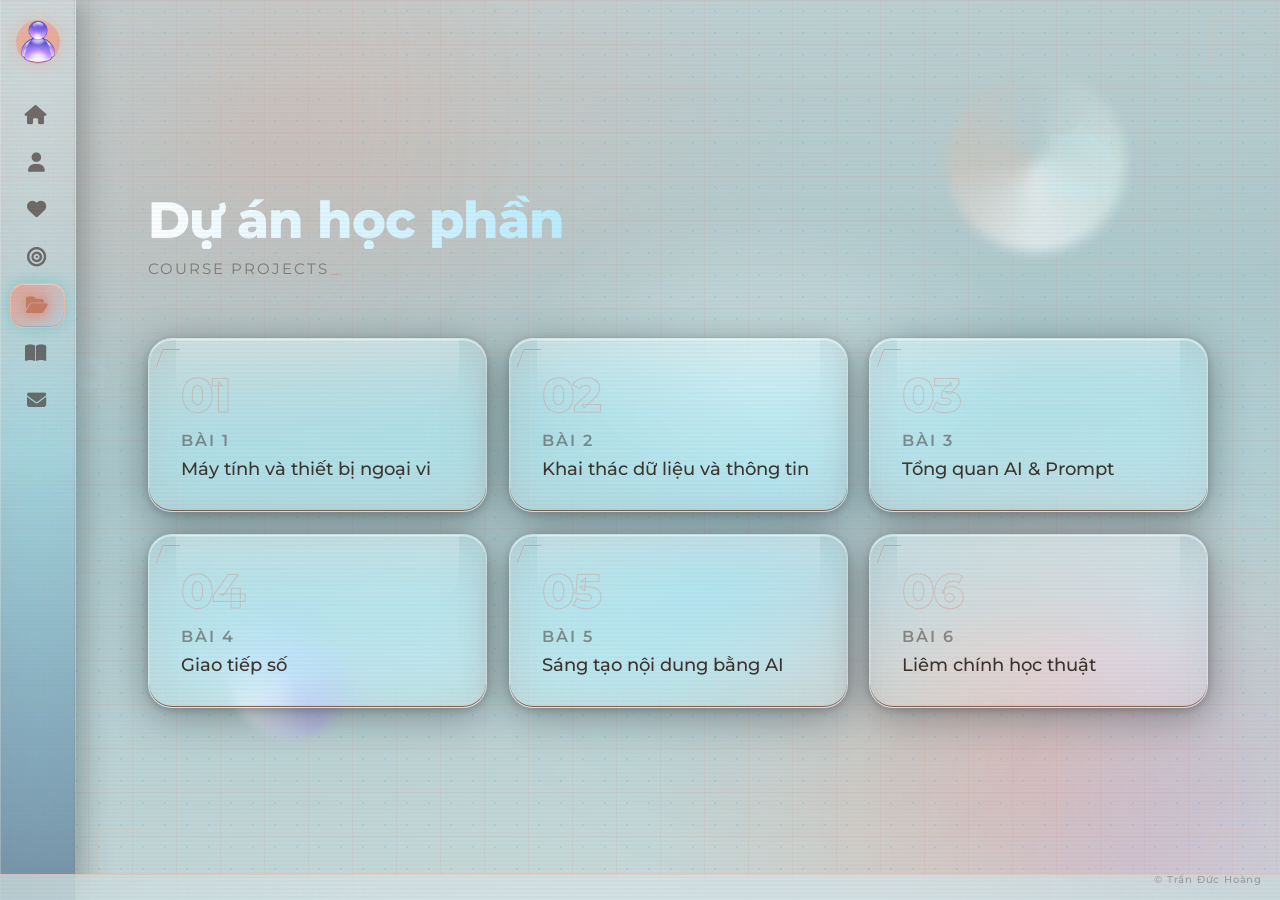
<file: projects.html>
<!DOCTYPE html>
<html lang="vi">
<head>
  <!-- Performance hints -->
  <meta http-equiv="x-dns-prefetch-control" content="on">
  <link rel="preconnect" href="https://fonts.googleapis.com">
  <link rel="preconnect" href="https://cdnjs.cloudflare.com" crossorigin>
  <link rel="dns-prefetch" href="https://fonts.gstatic.com">
  <meta charset="UTF-8">
  <meta name="viewport" content="width=device-width, initial-scale=1.0">
  <title>Dự án — Portfolio</title>
  <link rel="stylesheet" href="style.css">
  <link rel="icon" href="images/logo.png">
  <link rel="stylesheet" href="https://cdnjs.cloudflare.com/ajax/libs/font-awesome/6.4.0/css/all.min.css">
</head>
<body>

<div class="scanlines"></div>

<!-- Y2K Ticker -->
<div class="ticker-wrap">
  <div class="ticker">
    <span>TRẦN ĐỨC HOÀNG</span><span class="sep">✦</span>
    <span>PORTFOLIO 2025</span><span class="sep">✦</span>
    <span>CÔNG NGHỆ KỸ THUẬT XÂY DỰNG</span><span class="sep">✦</span>
    <span>ĐHQGHN</span><span class="sep">✦</span>
    <span>NHẬP MÔN CÔNG NGHỆ SỐ</span><span class="sep">✦</span>
    <span>ỨNG DỤNG TRÍ TUỆ NHÂN TẠO</span><span class="sep">✦</span>
    <span>TRẦN ĐỨC HOÀNG</span><span class="sep">✦</span>
    <span>PORTFOLIO 2025</span><span class="sep">✦</span>
    <span>CÔNG NGHỆ KỸ THUẬT XÂY DỰNG</span><span class="sep">✦</span>
    <span>ĐHQGHN</span><span class="sep">✦</span>
    <span>NHẬP MÔN CÔNG NGHỆ SỐ</span><span class="sep">✦</span>
    <span>ỨNG DỤNG TRÍ TUỆ NHÂN TẠO</span><span class="sep">✦</span>
  </div>
</div>

<div class="orb orb1"></div>
<div class="orb orb2"></div>
<div class="orb orb3"></div>

<!-- Aero Bubbles -->
<div class="bubble bubble1"></div>
<div class="bubble bubble2"></div>
<div class="bubble bubble3"></div>
<div class="bubble bubble4"></div>
<div class="bubble bubble5"></div>

<!-- Y2K Flares -->
<div class="flare flare1"></div>
<div class="flare flare2"></div>

<!-- Y2K Starbursts -->
<div class="starburst starburst1"></div>
<div class="starburst starburst2"></div>
<div class="starburst starburst3"></div>

<!-- HUD Corners -->
<div class="hud-corner hud-tl"></div>
<div class="hud-corner hud-tr"></div>
<div class="hud-corner hud-bl"></div>
<div class="hud-corner hud-br"></div>

<nav class="sidebar">
  <div class="logo"><img loading="lazy" decoding="async" src="images/logo.png" alt="Logo"></div>
  <ul class="sidebar-menu">
    <li><a href="index.html"><i class="fa-solid fa-house"></i><span class="text">Trang chủ</span></a></li>
    <li><a href="about.html"><i class="fa-solid fa-user"></i><span class="text">Giới thiệu</span></a></li>
    <li><a href="hobbies.html"><i class="fa-solid fa-heart"></i><span class="text">Sở thích</span></a></li>
    <li><a href="goals.html"><i class="fa-solid fa-bullseye"></i><span class="text">Mục tiêu</span></a></li>
    <li><a href="projects.html" class="active"><i class="fa-solid fa-folder-open"></i><span class="text">Dự án</span></a></li>
    <li><a href="reflection.html"><i class="fa-solid fa-book-open"></i><span class="text">Tổng kết</span></a></li>
    <li><a href="contact.html"><i class="fa-solid fa-envelope"></i><span class="text">Liên hệ</span></a></li>
  </ul>
</nav>

<section id="projects">
  <div class="section-head reveal">
    <h2 data-text="Dự án học phần">Dự án học phần</h2>
    <p class="subtitle">Course Projects</p>
  </div>

  <div class="grid">

    <a href="https://drive.google.com/file/d/1sr9GgdncuPWo0RVuDkg0uabyAvMdm18I/view?usp=drive_link" target="_blank" class="card card-proj reveal">
      <div class="proj-num">01</div>
      <h3>Bài 1</h3>
      <p>Máy tính và thiết bị ngoại vi</p>
      <span class="arrow"><i class="fa-solid fa-arrow-right"></i></span>
    </a>

    <a href="https://drive.google.com/file/d/1TYh6rc9uQQgteR-lj-HPntsNG5qSbn7b/view?usp=drive_link" target="_blank" class="card card-proj reveal">
      <div class="proj-num">02</div>
      <h3>Bài 2</h3>
      <p>Khai thác dữ liệu và thông tin</p>
      <span class="arrow"><i class="fa-solid fa-arrow-right"></i></span>
    </a>

    <a href="https://drive.google.com/file/d/1FpdW_LgBqaE7HMWMtt5ygIkL7likSf_m/view?usp=drive_link" target="_blank" class="card card-proj reveal">
      <div class="proj-num">03</div>
      <h3>Bài 3</h3>
      <p>Tổng quan AI & Prompt</p>
      <span class="arrow"><i class="fa-solid fa-arrow-right"></i></span>
    </a>

    <a href="https://drive.google.com/file/d/1z-tgBElmZqfcfQy_5kBIlje4sAy14FyF/view?usp=drive_link" target="_blank" class="card card-proj reveal">
      <div class="proj-num">04</div>
      <h3>Bài 4</h3>
      <p>Giao tiếp số</p>
      <span class="arrow"><i class="fa-solid fa-arrow-right"></i></span>
    </a>

    <a href="https://drive.google.com/file/d/1ilE9Yuo4CfcF_DPrfBJqdNvJ6W9yIPYA/view?usp=drive_link" target="_blank" class="card card-proj reveal">
      <div class="proj-num">05</div>
      <h3>Bài 5</h3>
      <p>Sáng tạo nội dung bằng AI</p>
      <span class="arrow"><i class="fa-solid fa-arrow-right"></i></span>
    </a>

    <a href="https://drive.google.com/file/d/1VQe1rNbPXl0CxomfopOoocQa5zhyDXPU/view?usp=drive_link" target="_blank" class="card card-proj reveal">
      <div class="proj-num">06</div>
      <h3>Bài 6</h3>
      <p>Liêm chính học thuật</p>
      <span class="arrow"><i class="fa-solid fa-arrow-right"></i></span>
    </a>

  </div>
</section>

<div class="credit">© Trần Đức Hoàng</div>
<script src="script.js"></script>
</body>
</html>
</file>
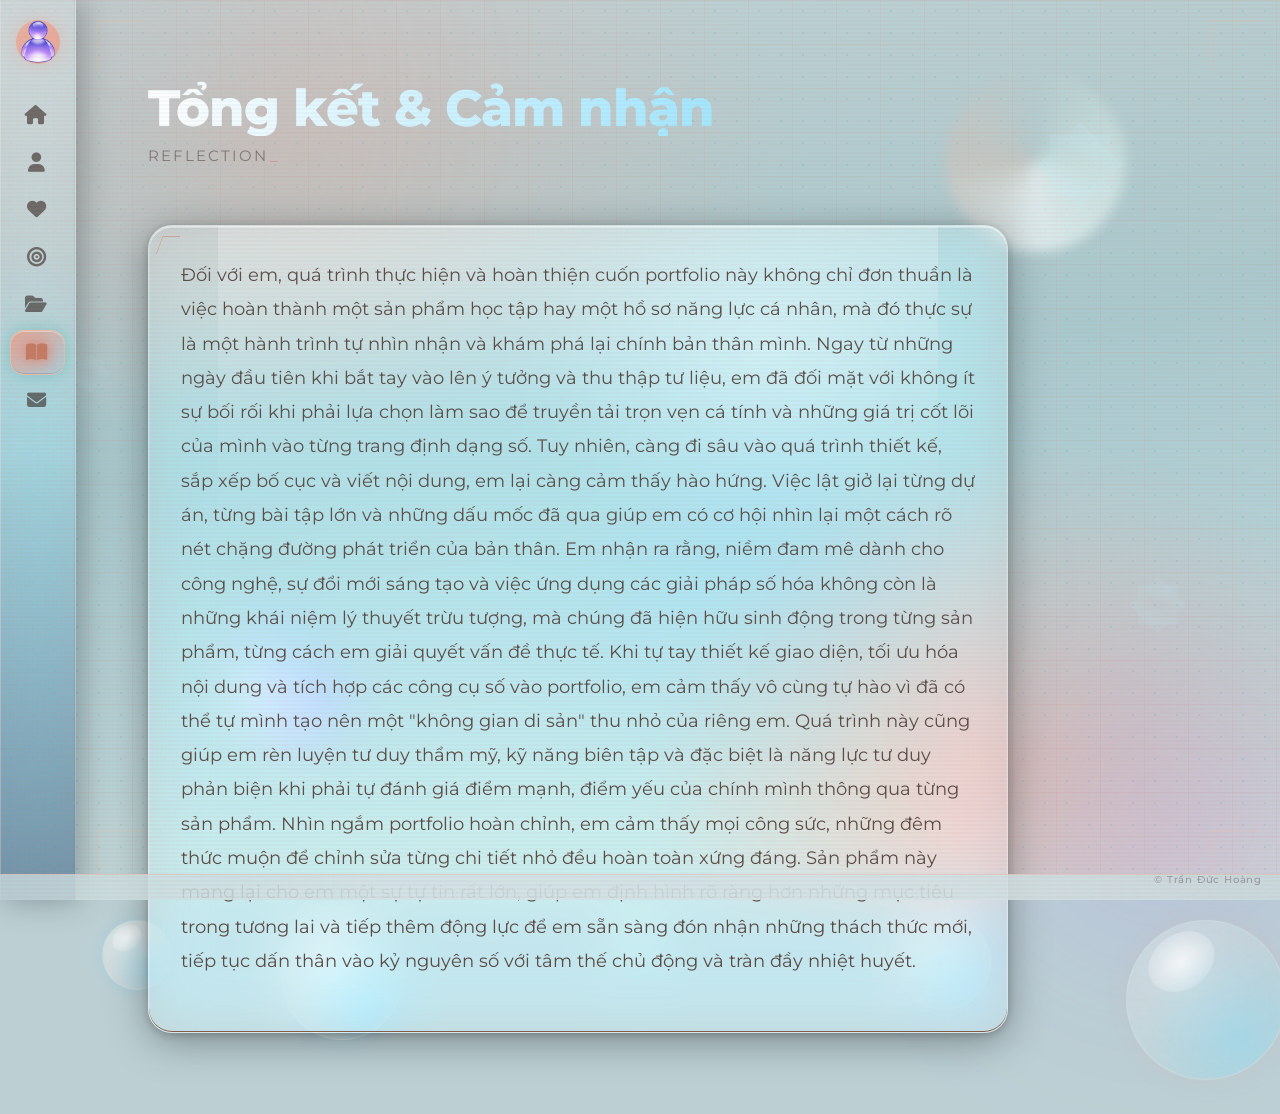
<file: reflection.html>
<!DOCTYPE html>
<html lang="vi">
<head>
  <!-- Performance hints -->
  <meta http-equiv="x-dns-prefetch-control" content="on">
  <link rel="preconnect" href="https://fonts.googleapis.com">
  <link rel="preconnect" href="https://cdnjs.cloudflare.com" crossorigin>
  <link rel="dns-prefetch" href="https://fonts.gstatic.com">
  <meta charset="UTF-8">
  <meta name="viewport" content="width=device-width, initial-scale=1.0">
  <title>Tổng kết — Portfolio</title>
  <link rel="stylesheet" href="style.css">
  <link rel="icon" href="images/logo.png">
  <link rel="stylesheet" href="https://cdnjs.cloudflare.com/ajax/libs/font-awesome/6.4.0/css/all.min.css">
</head>
<body>

<div class="scanlines"></div>

<!-- Y2K Ticker -->
<div class="ticker-wrap">
  <div class="ticker">
    <span>TRẦN ĐỨC HOÀNG</span><span class="sep">✦</span>
    <span>PORTFOLIO 2025</span><span class="sep">✦</span>
    <span>CÔNG NGHỆ KỸ THUẬT XÂY DỰNG</span><span class="sep">✦</span>
    <span>ĐHQGHN</span><span class="sep">✦</span>
    <span>NHẬP MÔN CÔNG NGHỆ SỐ</span><span class="sep">✦</span>
    <span>ỨNG DỤNG TRÍ TUỆ NHÂN TẠO</span><span class="sep">✦</span>
    <span>TRẦN ĐỨC HOÀNG</span><span class="sep">✦</span>
    <span>PORTFOLIO 2025</span><span class="sep">✦</span>
    <span>CÔNG NGHỆ KỸ THUẬT XÂY DỰNG</span><span class="sep">✦</span>
    <span>ĐHQGHN</span><span class="sep">✦</span>
    <span>NHẬP MÔN CÔNG NGHỆ SỐ</span><span class="sep">✦</span>
    <span>ỨNG DỤNG TRÍ TUỆ NHÂN TẠO</span><span class="sep">✦</span>
  </div>
</div>

<div class="orb orb1"></div>
<div class="orb orb2"></div>
<div class="orb orb3"></div>

<!-- Aero Bubbles -->
<div class="bubble bubble1"></div>
<div class="bubble bubble2"></div>
<div class="bubble bubble3"></div>
<div class="bubble bubble4"></div>
<div class="bubble bubble5"></div>

<!-- Y2K Flares -->
<div class="flare flare1"></div>
<div class="flare flare2"></div>

<!-- Y2K Starbursts -->
<div class="starburst starburst1"></div>
<div class="starburst starburst2"></div>
<div class="starburst starburst3"></div>

<!-- HUD Corners -->
<div class="hud-corner hud-tl"></div>
<div class="hud-corner hud-tr"></div>
<div class="hud-corner hud-bl"></div>
<div class="hud-corner hud-br"></div>

<nav class="sidebar">
  <div class="logo"><img loading="lazy" decoding="async" src="images/logo.png" alt="Logo"></div>
  <ul class="sidebar-menu">
    <li><a href="index.html"><i class="fa-solid fa-house"></i><span class="text">Trang chủ</span></a></li>
    <li><a href="about.html"><i class="fa-solid fa-user"></i><span class="text">Giới thiệu</span></a></li>
    <li><a href="hobbies.html"><i class="fa-solid fa-heart"></i><span class="text">Sở thích</span></a></li>
    <li><a href="goals.html"><i class="fa-solid fa-bullseye"></i><span class="text">Mục tiêu</span></a></li>
    <li><a href="projects.html"><i class="fa-solid fa-folder-open"></i><span class="text">Dự án</span></a></li>
    <li><a href="reflection.html" class="active"><i class="fa-solid fa-book-open"></i><span class="text">Tổng kết</span></a></li>
    <li><a href="contact.html"><i class="fa-solid fa-envelope"></i><span class="text">Liên hệ</span></a></li>
  </ul>
</nav>

<section id="reflection">
  <div class="section-head reveal">
    <h2 data-text="Tổng kết & Cảm nhận">Tổng kết & Cảm nhận</h2>
    <p class="subtitle">Reflection</p>
  </div>

  <div class="card reveal" style="max-width:860px;">
    <p>
      Đối với em, quá trình thực hiện và hoàn thiện cuốn portfolio này không chỉ đơn thuần là việc hoàn thành một sản phẩm học tập hay một hồ sơ năng lực cá nhân, mà đó thực sự là một hành trình tự nhìn nhận và khám phá lại chính bản thân mình. Ngay từ những ngày đầu tiên khi bắt tay vào lên ý tưởng và thu thập tư liệu, em đã đối mặt với không ít sự bối rối khi phải lựa chọn làm sao để truyền tải trọn vẹn cá tính và những giá trị cốt lõi của mình vào từng trang định dạng số. Tuy nhiên, càng đi sâu vào quá trình thiết kế, sắp xếp bố cục và viết nội dung, em lại càng cảm thấy hào hứng. Việc lật giở lại từng dự án, từng bài tập lớn và những dấu mốc đã qua giúp em có cơ hội nhìn lại một cách rõ nét chặng đường phát triển của bản thân. Em nhận ra rằng, niềm đam mê dành cho công nghệ, sự đổi mới sáng tạo và việc ứng dụng các giải pháp số hóa không còn là những khái niệm lý thuyết trừu tượng, mà chúng đã hiện hữu sinh động trong từng sản phẩm, từng cách em giải quyết vấn đề thực tế. Khi tự tay thiết kế giao diện, tối ưu hóa nội dung và tích hợp các công cụ số vào portfolio, em cảm thấy vô cùng tự hào vì đã có thể tự mình tạo nên một "không gian di sản" thu nhỏ của riêng em. Quá trình này cũng giúp em rèn luyện tư duy thẩm mỹ, kỹ năng biên tập và đặc biệt là năng lực tư duy phản biện khi phải tự đánh giá điểm mạnh, điểm yếu của chính mình thông qua từng sản phẩm. Nhìn ngắm portfolio hoàn chỉnh, em cảm thấy mọi công sức, những đêm thức muộn để chỉnh sửa từng chi tiết nhỏ đều hoàn toàn xứng đáng. Sản phẩm này mang lại cho em một sự tự tin rất lớn, giúp em định hình rõ ràng hơn những mục tiêu trong tương lai và tiếp thêm động lực để em sẵn sàng đón nhận những thách thức mới, tiếp tục dấn thân vào kỷ nguyên số với tâm thế chủ động và tràn đầy nhiệt huyết.
    </p>
  </div>
</section>

<div class="credit">© Trần Đức Hoàng</div>
<script src="script.js"></script>
</body>
</html>
</file>
<file: style.css>
@import url('https://fonts.googleapis.com/css2?family=Montserrat:wght@300;400;500;600;700;800&display=swap');

/* =========================================
   VARIABLES & RESET
   ========================================= */
:root {
  --cyan:    #e8a898;
  --purple:  #e8a898;
  --white:   #f0ece8;
  --soft:    #c8b8ae;

  --bg0: #bcd0d4;
  --bg1: #aec4c8;
  --bg2: #9ebac0;

  --glass:        rgba(255,255,255,0.40);
  --glass-border: rgba(255,255,255,0.65);
  --glass-hover:  rgba(255,255,255,0.55);

  --nav-w: 76px;
  --nav-w-open: 240px;
  --shadow-card: 0 8px 32px rgba(80,110,120,0.22);
}

*, *::before, *::after { margin:0; padding:0; box-sizing:border-box; }

html { scroll-behavior: smooth; }

body {
  font-family: 'Montserrat', sans-serif;
  color: #3a2e28;
  background: var(--bg0);
  min-height: 100vh;
  overflow-x: hidden;
  padding-left: var(--nav-w);
}

/* =========================================
   ANIMATED BACKGROUND
   ========================================= */
body::before {
  content: "";
  position: fixed; inset: 0; z-index: -3;
  background:
    radial-gradient(ellipse 60% 55% at 15% 25%, rgba(232,168,152,0.40) 0%, transparent 65%),
    radial-gradient(ellipse 55% 60% at 85% 75%, rgba(240,180,160,0.45) 0%, transparent 65%),
    radial-gradient(ellipse 40% 35% at 50% 50%, rgba(240,236,232,0.20) 0%, transparent 55%),
    linear-gradient(160deg, #c8d8dc 0%, #bdd0d4 45%, #d8e0dc 100%);
}

body::after {
  content: "";
  position: fixed; inset: 0; z-index: -2;
  background-image:
    linear-gradient(rgba(215,143,128,0.12) 1px, transparent 1px),
    linear-gradient(90deg, rgba(215,143,128,0.12) 1px, transparent 1px);
  background-size: 44px 44px;
}

/* Floating orbs */
.orb {
  position: fixed; border-radius: 50%;
  filter: blur(100px); pointer-events: none; z-index: -1;
  animation: orbFloat ease-in-out infinite;
}
.orb1 { width:400px; height:400px; top:-100px;  left:-80px;  background:rgba(232,168,152,0.35);  animation-duration:14s; }
.orb2 { width:350px; height:350px; bottom:-80px; right:-60px; background:rgba(240,165,145,0.35); animation-duration:11s; }
.orb3 { width:280px; height:280px; top:50%;      left:50%;    background:rgba(200,220,215,0.28);  animation-duration:17s; }

@keyframes orbFloat {
  0%,100% { transform: translate(0,0); }
  50%      { transform: translate(20px,-30px); }
}

/* =========================================
   SIDEBAR NAV
   ========================================= */
.sidebar {
  position: fixed;
  top: 0; left: 0;
  width: var(--nav-w);
  height: 100vh;
  z-index: 999;
  display: flex;
  flex-direction: column;
  align-items: center;
  padding: 20px 0;
  background: rgba(240,236,232,0.55);
  backdrop-filter: blur(20px);
  -webkit-backdrop-filter: blur(20px);
  border-right: 1px solid rgba(255,255,255,0.70);
  transition: width 0.4s cubic-bezier(.4,0,.2,1);
  overflow: hidden;
}

.sidebar:hover {
  width: var(--nav-w-open);
}

/* Logo */
.sidebar .logo {
  width: 44px; height: 44px;
  border-radius: 50%;
  background: linear-gradient(135deg, #e8b0a0, #e8a898);
  display: flex; align-items: center; justify-content: center;
  font-family: 'Montserrat', sans-serif;
  font-weight: 800; font-size: 1.1rem;
  color: #3a2e28;
  flex-shrink: 0;
  margin-bottom: 30px;
  box-shadow: 0 0 20px rgba(232,168,152,0.5);
}

.sidebar .logo img {
  width: 44px; height: 44px;
  border-radius: 50%;
  object-fit: cover;
}

/* Nav menu */
.sidebar-menu {
  list-style: none;
  width: 100%;
  display: flex;
  flex-direction: column;
  gap: 4px;
  padding: 0 10px;
}

.sidebar-menu li a {
  display: flex;
  align-items: center;
  gap: 14px;
  padding: 12px 14px;
  border-radius: 14px;
  color: rgba(60,45,40,0.65);
  text-decoration: none;
  transition: all 0.3s ease;
  white-space: nowrap;
  font-size: 0.9rem;
  font-weight: 500;
}

.sidebar-menu li a i {
  font-size: 1.2rem;
  width: 24px;
  text-align: center;
  flex-shrink: 0;
  transition: all 0.3s ease;
}

.sidebar-menu li a .text {
  opacity: 0;
  transition: opacity 0.3s ease;
}

.sidebar:hover .sidebar-menu li a .text {
  opacity: 1;
}

.sidebar-menu li a:hover,
.sidebar-menu li a.active {
  color: #3a2e28;
  background: rgba(255,255,255,0.50);
}

.sidebar-menu li a.active {
  color: #c87860;
  background: rgba(232,168,152,0.25);
  border: 1px solid rgba(232,168,152,0.55);
}

.sidebar-menu li a.active i,
.sidebar-menu li a:hover i {
  color: #c87860;
  filter: drop-shadow(0 0 6px rgba(220,148,133,0.6));
}

/* =========================================
   PAGE SECTIONS
   ========================================= */
section {
  min-height: 100vh;
  padding: 80px 6% 80px;
  display: flex;
  flex-direction: column;
  justify-content: center;
}

/* Section headings */
.section-head {
  margin-bottom: 60px;
}

.section-head h2 {
  font-family: 'Montserrat', sans-serif;
  font-size: clamp(2rem, 5vw, 3.2rem);
  font-weight: 800;
  letter-spacing: -1px;
  background: linear-gradient(90deg, #e8b0a0 0%, #b4d8d8 40%, #e8a898 100%);
  -webkit-background-clip: text;
  background-clip: text;
  -webkit-text-fill-color: transparent;
  line-height: 1.1;
}

.section-head .subtitle {
  margin-top: 10px;
  font-size: 0.95rem;
  color: rgba(60,45,40,0.50);
  letter-spacing: 2px;
  text-transform: uppercase;
}

/* =========================================
   CARDS
   ========================================= */
.card {
  background: var(--glass);
  border: 1px solid var(--glass-border);
  border-radius: 20px;
  padding: 32px;
  backdrop-filter: blur(16px);
  -webkit-backdrop-filter: blur(16px);
  box-shadow: var(--shadow-card);
  transition: transform 0.35s ease, box-shadow 0.35s ease, border-color 0.35s ease;
  position: relative;
  overflow: hidden;
}

.card::before {
  content: "";
  position: absolute;
  top: 0; left: -100%;
  width: 60%; height: 100%;
  background: linear-gradient(90deg, transparent, rgba(255,255,255,0.22), transparent);
  transform: skewX(-20deg);
  animation: shimmer 7s infinite;
}

@keyframes shimmer {
  0%   { left: -100%; }
  100% { left: 180%; }
}

.card:hover {
  transform: translateY(-6px);
  box-shadow: 0 20px 60px rgba(80,110,120,0.25), 0 0 30px rgba(232,168,152,0.25);
  border-color: rgba(232,168,152,0.60);
}

.grid {
  display: grid;
  grid-template-columns: repeat(auto-fit, minmax(270px, 1fr));
  gap: 22px;
}

/* =========================================
   INDEX / HERO PAGE
   ========================================= */
.hero-page {
  padding-left: 0;
}

.hero {
  min-height: 100vh;
  display: flex;
  align-items: center;
  justify-content: center;
  padding: 60px 40px;
  text-align: center;
}

.hero-inner {
  max-width: 700px;
  animation: fadeUp 0.9s ease forwards;
}

@keyframes fadeUp {
  from { opacity:0; transform:translateY(40px); }
  to   { opacity:1; transform:translateY(0); }
}

.avatar-wrap {
  position: relative;
  display: inline-block;
  margin-bottom: 32px;
}

.avatar {
  width: 160px; height: 160px;
  border-radius: 50%;
  object-fit: cover;
  border: 3px solid rgba(255,255,255,0.80);
  box-shadow: 0 0 0 8px rgba(232,168,152,0.20), 0 0 60px rgba(232,168,152,0.35);
}

.avatar-ring {
  position: absolute;
  inset: -12px;
  border-radius: 50%;
  border: 1px solid rgba(232,168,152,0.55);
  animation: ringPulse 3s ease-in-out infinite;
}

@keyframes ringPulse {
  0%,100% { transform:scale(1); opacity:0.6; }
  50%      { transform:scale(1.06); opacity:1; }
}

.hero-name {
  font-family: 'Montserrat', sans-serif;
  font-size: clamp(2.2rem, 6vw, 4rem);
  font-weight: 800;
  letter-spacing: -2px;
  background: linear-gradient(180deg, #3a2e28 0%, #5a4a44 100%);
  -webkit-background-clip: text;
  background-clip: text;
  -webkit-text-fill-color: transparent;
  margin-bottom: 10px;
}

.hero-role {
  font-size: 0.85rem;
  letter-spacing: 3px;
  text-transform: uppercase;
  color: #c87860;
  margin-bottom: 18px;
}

.hero-desc {
  font-size: 1rem;
  line-height: 1.8;
  color: rgba(60,45,40,0.65);
  margin-bottom: 36px;
  max-width: 500px;
  margin-inline: auto;
}

.btn {
  display: inline-flex;
  align-items: center;
  gap: 10px;
  padding: 14px 32px;
  border-radius: 999px;
  background: linear-gradient(135deg, #e8b0a0, #e8a898);
  color: #3a2e28;
  font-weight: 700;
  font-size: 0.95rem;
  text-decoration: none;
  transition: transform 0.3s, box-shadow 0.3s;
}

.btn:hover {
  transform: translateY(-3px) scale(1.03);
  box-shadow: 0 0 30px rgba(232,168,152,0.55);
}

/* =========================================
   ABOUT
   ========================================= */
#about .profile-wrap {
  display: grid;
  grid-template-columns: auto 1fr;
  gap: 48px;
  align-items: start;
}

#about .avatar-sm {
  width: 200px; height: 200px;
  border-radius: 24px;
  object-fit: cover;
  border: 2px solid var(--glass-border);
  box-shadow: 0 0 40px rgba(232,168,152,0.35);
}

#about .bio p {
  font-size: 1.1rem;
  line-height: 1.9;
  color: #5a4a44;
  margin-bottom: 20px;
}

.tag-row {
  display: flex; flex-wrap: wrap; gap: 10px;
  margin-top: 24px;
}

.tag {
  padding: 6px 16px;
  border-radius: 999px;
  border: 1px solid rgba(232,168,152,0.55);
  font-size: 0.8rem;
  color: #c87860;
  background: rgba(232,168,152,0.22);
  letter-spacing: 0.5px;
}

/* =========================================
   GOALS
   ========================================= */
#goals .card-goal {
  border-left: 3px solid var(--cyan);
}

#goals .card-goal h3 {
  font-family: 'Montserrat', sans-serif;
  font-size: 1.4rem;
  font-weight: 700;
  color: #c87860;
  margin-bottom: 16px;
  display: flex;
  align-items: center;
  gap: 10px;
}

#goals .card-goal p {
  font-size: 1rem;
  line-height: 1.85;
  color: var(--soft);
}

/* =========================================
   PROJECTS
   ========================================= */
#projects .card-proj {
  cursor: pointer;
  text-decoration: none;
  color: inherit;
  display: block;
}

#projects .card-proj .proj-num {
  font-family: 'Montserrat', sans-serif;
  font-size: 2.8rem;
  font-weight: 800;
  color: rgba(210,138,122,0.30);
  line-height: 1;
  margin-bottom: 12px;
}

#projects .card-proj h3 {
  font-size: 1rem;
  font-weight: 600;
  color: rgba(60,45,40,0.50);
  letter-spacing: 2px;
  text-transform: uppercase;
  margin-bottom: 8px;
}

#projects .card-proj p {
  font-size: 1.1rem;
  font-weight: 500;
  color: #3a2e28;
}

#projects .card-proj .arrow {
  position: absolute;
  bottom: 20px; right: 24px;
  color: #c87860;
  font-size: 1.1rem;
  opacity: 0;
  transform: translateX(-8px);
  transition: all 0.3s ease;
}

#projects .card-proj:hover .arrow {
  opacity: 1;
  transform: translateX(0);
}

#projects .card-proj:hover .proj-num {
  color: rgba(210,138,122,0.55);
}

/* =========================================
   REFLECTION
   ========================================= */
#reflection .card p {
  font-size: 1.1rem;
  line-height: 1.95;
  color: #5a4a44;
  margin-bottom: 22px;
}

#reflection .card p:last-child { margin-bottom: 0; }

/* =========================================
   CONTACT
   ========================================= */
#contact .contact-list {
  display: flex;
  flex-direction: column;
  gap: 18px;
}

#contact .contact-item {
  display: flex;
  align-items: center;
  gap: 20px;
  padding: 20px 24px;
  border-radius: 16px;
  background: var(--glass);
  border: 1px solid var(--glass-border);
  text-decoration: none;
  color: var(--white);
  transition: all 0.3s ease;
}

#contact .contact-item:hover {
  background: var(--glass-hover);
  border-color: rgba(232,168,152,0.3);
  transform: translateX(6px);
}

#contact .contact-item i {
  font-size: 1.4rem;
  color: #c87860;
  width: 28px;
  text-align: center;
  filter: drop-shadow(0 0 6px rgba(220,148,133,0.55));
}

#contact .contact-item .label {
  font-size: 0.75rem;
  letter-spacing: 1.5px;
  text-transform: uppercase;
  color: rgba(60,45,40,0.45);
  margin-bottom: 3px;
}

#contact .contact-item .value {
  font-size: 1rem;
  font-weight: 500;
}

/* =========================================
   SCROLL ANIMATIONS
   ========================================= */
.reveal {
  opacity: 0;
  transform: translateY(28px);
  transition: opacity 0.6s ease, transform 0.6s ease;
}

.reveal.visible {
  opacity: 1;
  transform: translateY(0);
}

/* =========================================
   RESPONSIVE
   ========================================= */
@media (max-width: 768px) {
  body { padding-left: 0; padding-bottom: 72px; }

  .sidebar {
    top: auto; bottom: 0; left: 0;
    width: 100%; height: 68px;
    flex-direction: row;
    padding: 0 12px;
    border-right: none;
    border-top: 1px solid var(--glass-border);
  }

  .sidebar:hover { width: 100%; }
  .sidebar .logo { display: none; }

  .sidebar-menu {
    flex-direction: row;
    width: 100%;
    justify-content: space-around;
    align-items: center;
    gap: 0;
    padding: 0;
  }

  .sidebar-menu li a {
    flex-direction: column;
    gap: 4px;
    padding: 8px;
    font-size: 0.7rem;
    border-radius: 10px;
  }

  .sidebar-menu li a i { font-size: 1.3rem; width: auto; }

  .sidebar-menu li a .text {
    opacity: 1;
    font-size: 0.65rem;
  }

  section { padding: 60px 5%; }

  #about .profile-wrap {
    grid-template-columns: 1fr;
    gap: 24px;
  }

  #about .avatar-sm { width: 120px; height: 120px; }
}

/* =========================================
   FRUTIGER AERO + Y2K EFFECTS
   ========================================= */

/* --- Background: Y2K chrome + Aero sky gradient --- */
body::before {
  background:
    radial-gradient(ellipse 70% 55% at 20% 15%, rgba(232,168,152,0.42) 0%, transparent 60%),
    radial-gradient(ellipse 50% 60% at 80% 85%, rgba(240,170,150,0.48) 0%, transparent 60%),
    radial-gradient(ellipse 40% 35% at 60% 40%, rgba(255,255,255,0.35) 0%, transparent 50%),
    linear-gradient(170deg,
      #c0d4d8 0%,
      #b8cdd0 20%,
      #aec8cc 45%,
      #b8d0d4 65%,
      #c4d8d8 85%,
      #ccdce0 100%
    );
}

/* Y2K pixel dot grid overlay */
body::after {
  background-image:
    radial-gradient(circle, rgba(120,180,180,0.25) 1px, transparent 1px),
    linear-gradient(rgba(210,138,122,0.10) 1px, transparent 1px),
    linear-gradient(90deg, rgba(210,138,122,0.10) 1px, transparent 1px);
  background-size: 22px 22px, 44px 44px, 44px 44px;
  animation: gridDrift 20s linear infinite;
}

@keyframes gridDrift {
  0%   { background-position: 0 0, 0 0, 0 0; }
  100% { background-position: 22px 22px, 44px 44px, 44px 44px; }
}

/* --- Aero Bubbles --- */
.bubble {
  position: fixed;
  border-radius: 50%;
  pointer-events: none;
  z-index: -1;
  animation: bubbleRise linear infinite;
}

/* Inner highlight: classic Frutiger Aero glass bubble */
.bubble::before {
  content: "";
  position: absolute;
  top: 8%; left: 12%;
  width: 45%; height: 35%;
  border-radius: 50%;
  background: radial-gradient(ellipse, rgba(255,255,255,0.75) 0%, rgba(255,255,255,0.0) 100%);
  transform: rotate(-35deg);
}

.bubble::after {
  content: "";
  position: absolute;
  inset: 0;
  border-radius: 50%;
  background: radial-gradient(circle at 70% 75%, rgba(120,220,255,0.35) 0%, transparent 60%);
}

.bubble1  { width:70px;  height:70px;  left:8%;   bottom:-90px;  background:radial-gradient(circle at 35% 35%, rgba(240,248,248,0.55), rgba(232,165,150,0.14)); border:1px solid rgba(200,230,230,0.55); box-shadow:inset 0 0 20px rgba(255,255,255,0.15), 0 0 15px rgba(0,200,255,0.12); animation-duration:18s; animation-delay:0s; }
.bubble2  { width:120px; height:120px; left:22%;  bottom:-140px; background:radial-gradient(circle at 35% 35%, rgba(245,240,236,0.50), rgba(210,180,168,0.10)); border:1px solid rgba(220,236,236,0.55); box-shadow:inset 0 0 30px rgba(255,255,255,0.12), 0 0 20px rgba(0,180,255,0.10); animation-duration:26s; animation-delay:4s; }
.bubble3  { width:50px;  height:50px;  left:48%;  bottom:-70px;  background:radial-gradient(circle at 35% 35%, rgba(240,248,240,0.55), rgba(232,165,150,0.14)); border:1px solid rgba(210,236,230,0.55); box-shadow:inset 0 0 15px rgba(255,255,255,0.18), 0 0 10px rgba(0,220,255,0.12); animation-duration:14s; animation-delay:8s; }
.bubble4  { width:95px;  height:95px;  left:70%;  bottom:-110px; background:radial-gradient(circle at 35% 35%, rgba(248,238,228,0.45), rgba(230,170,155,0.10)); border:1px solid rgba(220,225,220,0.50); box-shadow:inset 0 0 25px rgba(255,255,255,0.10), 0 0 18px rgba(140,100,255,0.10); animation-duration:22s; animation-delay:2s; }
.bubble5  { width:160px; height:160px; left:88%;  bottom:-180px; background:radial-gradient(circle at 35% 35%, rgba(242,244,240,0.40), rgba(110,185,185,0.10)); border:1px solid rgba(218,232,228,0.48); box-shadow:inset 0 0 40px rgba(255,255,255,0.10), 0 0 25px rgba(232,165,150,0.14); animation-duration:32s; animation-delay:6s; }

@keyframes bubbleRise {
  0%   { transform: translateY(0)   translateX(0)   scale(1);    opacity:0; }
  5%   { opacity: 1; }
  90%  { opacity: 0.8; }
  100% { transform: translateY(-110vh) translateX(30px) scale(1.1); opacity:0; }
}

/* --- Y2K Chrome Lens Flare Orbs --- */
.flare {
  position: fixed;
  border-radius: 50%;
  pointer-events: none;
  z-index: -1;
  animation: flarePulse ease-in-out infinite alternate;
}

.flare1 {
  width: 180px; height: 180px;
  top: 8%; right: 12%;
  background: conic-gradient(
    from 0deg,
    rgba(255,255,255,0),
    rgba(230,248,240,0.45),
    rgba(255,255,255,0.6),
    rgba(230,190,170,0.35),
    rgba(255,255,255,0)
  );
  filter: blur(6px);
  animation-duration: 5s;
}

.flare2 {
  width: 120px; height: 120px;
  bottom: 18%; left: 18%;
  background: conic-gradient(
    from 60deg,
    rgba(255,255,255,0),
    rgba(180,160,255,0.4),
    rgba(255,255,255,0.55),
    rgba(160,180,255,0.2),
    rgba(255,255,255,0)
  );
  filter: blur(5px);
  animation-duration: 7s;
  animation-delay: 2s;
}

@keyframes flarePulse {
  0%   { opacity:0.3; transform:scale(0.9) rotate(0deg); }
  100% { opacity:0.7; transform:scale(1.1) rotate(180deg); }
}

/* --- Y2K Starburst --- */
.starburst {
  position: fixed;
  pointer-events: none;
  z-index: -1;
  animation: starSpin linear infinite;
}

.starburst::before,
.starburst::after {
  content: "";
  position: absolute;
  inset: 0;
  background: linear-gradient(rgba(200,240,255,0.5), transparent 48%, transparent 52%, rgba(200,240,255,0.5));
  border-radius: 2px;
}

.starburst::after {
  transform: rotate(45deg);
}

.starburst1 {
  width: 60px; height: 60px;
  top: 15%; left: 82%;
  animation-duration: 12s;
  opacity: 0.35;
}

.starburst2 {
  width: 40px; height: 40px;
  top: 65%; right: 8%;
  animation-duration: 18s;
  animation-direction: reverse;
  opacity: 0.25;
}

.starburst3 {
  width: 28px; height: 28px;
  top: 40%; left: 6%;
  animation-duration: 9s;
  opacity: 0.2;
}

@keyframes starSpin {
  from { transform: rotate(0deg); }
  to   { transform: rotate(360deg); }
}

/* --- Aero Glass: enhanced card style --- */
.card {
  background:
    linear-gradient(
      160deg,
      rgba(255,255,255,0.16) 0%,
      rgba(200,240,255,0.08) 40%,
      rgba(120,180,255,0.06) 100%
    );
  border: 1px solid rgba(255,255,255,0.28);
  box-shadow:
    inset 0 1px 1px rgba(255,255,255,0.45),
    inset 0 -1px 1px rgba(0,100,200,0.15),
    0 8px 32px rgba(0,0,0,0.45),
    0 0 0 0.5px rgba(255,255,255,0.08);
}

/* Aero top-gloss highlight bar */
.card::after {
  content: "";
  position: absolute;
  top: 0; left: 10%; right: 10%;
  height: 38%;
  background: linear-gradient(180deg, rgba(255,255,255,0.18) 0%, transparent 100%);
  border-radius: 0 0 60% 60%;
  pointer-events: none;
  z-index: 1;
}

.card > * { position: relative; z-index: 2; }

.card:hover {
  background:
    linear-gradient(
      160deg,
      rgba(255,255,255,0.22) 0%,
      rgba(200,240,255,0.12) 40%,
      rgba(120,180,255,0.09) 100%
    );
  border-color: rgba(100,220,255,0.5);
  box-shadow:
    inset 0 1px 1px rgba(255,255,255,0.55),
    inset 0 -1px 1px rgba(0,120,255,0.2),
    0 20px 60px rgba(0,0,0,0.5),
    0 0 35px rgba(0,200,255,0.2);
}

/* --- Aero Sidebar glass polish --- */
.sidebar {
  background:
    linear-gradient(
      180deg,
      rgba(255,255,255,0.14) 0%,
      rgba(0,80,180,0.20) 50%,
      rgba(0,20,60,0.55) 100%
    );
  border-right: 1px solid rgba(255,255,255,0.22);
  box-shadow:
    inset 1px 0 0 rgba(255,255,255,0.12),
    2px 0 20px rgba(0,0,0,0.4);
}

/* Active nav: Y2K chrome pill */
.sidebar-menu li a.active {
  background: linear-gradient(
    135deg,
    rgba(240, 192, 168,0.25) 0%,
    rgba(130, 97, 81,0.12) 100%
  );
  border: 1px solid rgba(240, 192, 168,0.40);
  box-shadow:
    inset 0 1px rgba(255,255,255,0.35),
    0 0 12px rgba(156, 113, 92,0.25);
}

/* --- Y2K Chrome Button --- */
.btn {
  background: linear-gradient(
    180deg,
    rgba(255,255,255,0.55) 0%,
    rgba(224, 158, 141,0.7)   25%,
    rgba(196, 123, 104,0.9)   60%,
    rgba(143, 80, 64,1)      100%
  );
  border: 1px solid rgba(255,255,255,0.5);
  color: #fff;
  text-shadow: 0 1px 3px rgba(0,0,0,0.4);
  box-shadow:
    inset 0 1px 0 rgba(255,255,255,0.6),
    inset 0 -1px 0 rgba(0,0,0,0.25),
    0 4px 20px rgba(196, 123, 104,0.5),
    0 0 0 1px rgba(143, 80, 64,0.3);
}

.btn:hover {
  box-shadow:
    inset 0 1px 0 rgba(255,255,255,0.8),
    0 6px 28px rgba(232, 168, 152,0.65),
    0 0 40px rgba(230, 158, 140,0.3);
  filter: brightness(1.1);
}

/* --- Aero Tags --- */
.tag {
  background: linear-gradient(135deg, rgba(230, 158, 140,0.18), rgba(230, 158, 140,0.10));
  border: 1px solid rgba(232, 168, 152,0.35);
  box-shadow: inset 0 1px rgba(255,255,255,0.3), 0 2px 8px rgba(143, 80, 64,0.12);
}

/* --- Aero Avatar glow --- */
.avatar {
  box-shadow:
    0 0 0 4px rgba(227, 140, 118,0.20),
    0 0 0 8px rgba(194, 77, 47,0.08),
    0 0 50px rgba(212, 144, 127,0.4),
    0 0 100px rgba(158, 100, 85,0.2);
}

/* --- Y2K HUD corner decorations --- */
.hud-corner {
  position: fixed;
  width: 50px; height: 50px;
  pointer-events: none;
  z-index: 0;
  opacity: 0.3;
}

.hud-corner::before,
.hud-corner::after {
  content: "";
  position: absolute;
  background: rgba(240, 192, 168,0.7);
}

.hud-corner::before { width: 2px; height: 100%; }
.hud-corner::after  { width: 100%; height: 2px; }

.hud-tl { top:20px; left:calc(var(--nav-w) + 20px); }
.hud-tr { top:20px; right:20px; transform: scaleX(-1); }
.hud-bl { bottom:20px; left:calc(var(--nav-w) + 20px); transform: scaleY(-1); }
.hud-br { bottom:20px; right:20px; transform: scale(-1); }

/* --- Orbs: Aero bokeh style --- */
.orb1 { background: radial-gradient(circle, rgba(120,230,255,0.30) 0%, rgba(232,165,150,0.14) 70%); }
.orb2 { background: radial-gradient(circle, rgba(180,130,255,0.28) 0%, rgba(120,80,255,0.06) 70%); }
.orb3 { background: radial-gradient(circle, rgba(80,200,255,0.20) 0%, rgba(0,150,255,0.04) 70%); }

/* --- Section heading: chrome Y2K --- */
.section-head h2 {
  background: linear-gradient(
    90deg,
    #ffffff  0%,
    #a8e8ff 25%,
    #7ecece 50%,
    #f0c0a8 75%,
    #ffffff 100%
  );
  background-size: 200% auto;
  -webkit-background-clip: text;
  background-clip: text;
  -webkit-text-fill-color: transparent;
  animation: chromaSlide 5s linear infinite;
}

@keyframes chromaSlide {
  0%   { background-position: 0% center; }
  100% { background-position: 200% center; }
}

/* =========================================
   iOS 26 LIQUID GLASS EFFECTS
   ========================================= */

/* --- Liquid Glass: CSS custom property for reuse --- */
:root {
  --lg-bg:           rgba(255,255,255,0.10);
  --lg-bg-hover:     rgba(255,255,255,0.16);
  --lg-border:       rgba(255,255,255,0.32);
  --lg-border-hover: rgba(255,255,255,0.55);
  --lg-blur:         28px;
  --lg-shadow:
    inset 0 1.5px 0   rgba(255,255,255,0.55),
    inset 0 -1px  0   rgba(133, 92, 73),
    inset 1px 0   0   rgba(255,255,255,0.18),
    inset -1px 0  0   rgba(255,255,255,0.10),
    0 8px 40px rgba(0,0,0,0.35),
    0 2px  8px rgba(0,0,0,0.20);
}

/* ---- Liquid Glass Card (replaces / extends .card) ---- */
.card {
  backdrop-filter:         blur(var(--lg-blur)) saturate(180%) brightness(1.08);
  -webkit-backdrop-filter: blur(var(--lg-blur)) saturate(180%) brightness(1.08);
  background: var(--lg-bg);
  border: 1px solid var(--lg-border);
  border-radius: 24px;
  box-shadow: var(--lg-shadow);
  transition:
    transform        0.40s cubic-bezier(.22,1,.36,1),
    backdrop-filter  0.40s ease,
    box-shadow       0.40s ease,
    border-color     0.40s ease;
}

.card:hover {
  backdrop-filter:         blur(38px) saturate(220%) brightness(1.14);
  -webkit-backdrop-filter: blur(38px) saturate(220%) brightness(1.14);
  background: var(--lg-bg-hover);
  border-color: var(--lg-border-hover);
  box-shadow:
    inset 0 2px   0   rgba(255,255,255,0.70),
    inset 0 -1px  0   rgba(133, 92, 73),
    inset 1px 0   0   rgba(255,255,255,0.28),
    inset -1px 0  0   rgba(255,255,255,0.15),
    0 20px 60px rgba(0,0,0,0.50),
    0 0   40px rgba(171, 97, 63);
  transform: translateY(-7px);
}

/* Top gloss bar — liquid meniscus look */
.card::after {
  content: "";
  position: absolute;
  top: 0; left: 8%; right: 8%;
  height: 44%;
  background: linear-gradient(
    180deg,
    rgba(255,255,255,0.26) 0%,
    rgba(255,255,255,0.06) 55%,
    transparent 100%
  );
  border-radius: 0 0 70% 70% / 0 0 40px 40px;
  pointer-events: none;
  z-index: 1;
  transition: opacity 0.35s ease;
}

.card:hover::after {
  opacity: 1.0;
  background: linear-gradient(
    180deg,
    rgba(255,255,255,0.38) 0%,
    rgba(255,255,255,0.08) 55%,
    transparent 100%
  );
}

/* Left-edge specular streak */
.card::before {
  content: "";
  position: absolute;
  top: 10%; left: 0;
  width: 3px; height: 60%;
  background: linear-gradient(
    180deg,
    transparent 0%,
    rgba(255,255,255,0.55) 30%,
    rgba(255,255,255,0.70) 50%,
    rgba(255,255,255,0.30) 70%,
    transparent 100%
  );
  border-radius: 0 2px 2px 0;
  pointer-events: none;
  z-index: 3;
  animation: none;
}

/* ---- Liquid Glass Sidebar ---- */
.sidebar {
  backdrop-filter:         blur(40px) saturate(200%) brightness(1.06);
  -webkit-backdrop-filter: blur(40px) saturate(200%) brightness(1.06);
  background: linear-gradient(
    180deg,
    rgba(255,255,255,0.16) 0%,
    rgba(180,220,255,0.08) 50%,
    rgba(0,30,80,0.40) 100%
  );
  border-right: 1px solid rgba(255,255,255,0.28);
  box-shadow:
    inset 1px 0 0 rgba(255,255,255,0.25),
    inset -1px 0 0 rgba(0,0,0,0.05),
    4px 0 32px rgba(0,0,0,0.30);
}

/* Active item: liquid glass pill */
.sidebar-menu li a.active {
  backdrop-filter:         blur(20px) saturate(200%);
  -webkit-backdrop-filter: blur(20px) saturate(200%);
  background: linear-gradient(
    135deg,
    rgba(232, 168, 152) 0%,
    rgba(120,180,255,0.10) 100%
  );
  border: 1px solid rgba(240, 192, 168);
  box-shadow:
    inset 0 1px 0 rgba(255,255,255,0.45),
    inset 0 -1px 0 rgba(0,100,200,0.20),
    0 0 16px rgba(126, 206, 206);
}

/* ---- Liquid Glass Button ---- */
.btn {
  backdrop-filter:         blur(20px) saturate(200%) brightness(1.1);
  -webkit-backdrop-filter: blur(20px) saturate(200%) brightness(1.1);
  background: linear-gradient(
    160deg,
    rgba(255,255,255,0.50) 0%,
    rgba(237, 216, 206)   30%,
    rgba(240, 192, 168)   65%,
    rgba(232, 168, 152)   100%
  );
  border: 1px solid rgba(255,255,255,0.55);
  color: #fff;
  text-shadow: 0 1px 4px rgba(0,0,0,0.35);
  box-shadow:
    inset 0 1.5px 0 rgba(255,255,255,0.70),
    inset 0 -1px 0 rgba(0,0,80,0.30),
    0 6px 28px rgba(74, 62, 56),
    0 2px  8px rgba(101, 230, 230);
  position: relative;
  overflow: hidden;
}

/* Button gloss overlay */
.btn::before {
  content: "";
  position: absolute;
  top: 0; left: 0; right: 0;
  height: 52%;
  background: linear-gradient(
    180deg,
    rgba(255,255,255,0.35) 0%,
    transparent 100%
  );
  border-radius: inherit;
  pointer-events: none;
}

.btn:hover {
  box-shadow:
    inset 0 2px 0 rgba(255,255,255,0.85),
    0 10px 40px rgba(240, 192, 168),
    0 0   50px rgba(232, 168, 137);
  filter: brightness(1.10);
  transform: translateY(-4px) scale(1.03);
}

/* ---- Liquid Glass Hero Card (index.html) ---- */
.hero-inner {
  backdrop-filter:         blur(32px) saturate(180%) brightness(1.08);
  -webkit-backdrop-filter: blur(32px) saturate(180%) brightness(1.08);
  background: linear-gradient(
    160deg,
    rgba(255,255,255,0.14) 0%,
    rgba(180,230,255,0.07) 50%,
    rgba(100,150,255,0.05) 100%
  );
  border: 1px solid rgba(255,255,255,0.30);
  border-radius: 32px;
  padding: 50px 50px 44px;
  box-shadow:
    inset 0 2px 0 rgba(255,255,255,0.55),
    inset 0 -1px 0 rgba(0,80,160,0.20),
    0 20px 70px rgba(0,0,0,0.45),
    0 0   40px rgba(0,180,255,0.10);
  position: relative;
  overflow: hidden;
}

/* Hero card meniscus gloss */
.hero-inner::before {
  content: "";
  position: absolute;
  top: 0; left: 6%; right: 6%;
  height: 40%;
  background: linear-gradient(
    180deg,
    rgba(255,255,255,0.24) 0%,
    rgba(255,255,255,0.05) 60%,
    transparent 100%
  );
  border-radius: 0 0 80% 80% / 0 0 40px 40px;
  pointer-events: none;
}

/* Hero card left specular */
.hero-inner::after {
  content: "";
  position: absolute;
  top: 12%; left: 0;
  width: 3px; height: 55%;
  background: linear-gradient(
    180deg,
    transparent,
    rgba(255,255,255,0.60) 35%,
    rgba(255,255,255,0.75) 50%,
    rgba(255,255,255,0.35) 70%,
    transparent
  );
  border-radius: 0 2px 2px 0;
  pointer-events: none;
}

/* ---- Liquid Glass Contact Items ---- */
#contact .contact-item {
  backdrop-filter:         blur(24px) saturate(180%) brightness(1.06);
  -webkit-backdrop-filter: blur(24px) saturate(180%) brightness(1.06);
  background: linear-gradient(
    135deg,
    rgba(255,255,255,0.12) 0%,
    rgba(180,220,255,0.06) 100%
  );
  border: 1px solid rgba(255,255,255,0.25);
  box-shadow:
    inset 0 1px 0 rgba(255,255,255,0.40),
    inset 0 -1px 0 rgba(0,60,140,0.18),
    0 4px 20px rgba(0,0,0,0.28);
  border-radius: 18px;
  transition: all 0.35s cubic-bezier(.22,1,.36,1);
}

#contact .contact-item:hover {
  backdrop-filter:         blur(36px) saturate(220%) brightness(1.12);
  -webkit-backdrop-filter: blur(36px) saturate(220%) brightness(1.12);
  background: linear-gradient(
    135deg,
    rgba(255,255,255,0.18) 0%,
    rgba(240,190,175,0.12) 100%
  );
  border-color: rgba(200,220,215,0.65);
  box-shadow:
    inset 0 1.5px 0 rgba(255,255,255,0.60),
    0 8px 32px rgba(0,0,0,0.38),
    0 0 24px rgba(0,200,255,0.20);
  transform: translateX(8px);
}

/* ---- Liquid Glass Tags ---- */
.tag {
  backdrop-filter:         blur(12px) saturate(160%);
  -webkit-backdrop-filter: blur(12px) saturate(160%);
  background: linear-gradient(
    135deg,
    rgba(255,255,255,0.16) 0%,
    rgba(0,200,255,0.10) 100%
  );
  border: 1px solid rgba(0,230,255,0.38);
  box-shadow:
    inset 0 1px 0 rgba(255,255,255,0.40),
    0 2px 10px rgba(0,180,255,0.12);
}

/* ---- Liquid Glass Avatar ring ---- */
.avatar-ring {
  border: 1px solid rgba(255,255,255,0.40);
  box-shadow:
    inset 0 0 12px rgba(101, 230, 230),
    0 0 20px rgba(126, 206, 206);
  backdrop-filter: blur(4px);
  -webkit-backdrop-filter: blur(4px);
}

/* ---- Liquid glass ripple on card click ---- */
@keyframes liquidRipple {
  0%   { transform:scale(0);   opacity:0.45; }
  100% { transform:scale(4);   opacity:0;    }
}

.liquid-ripple {
  position: absolute;
  border-radius: 50%;
  width: 80px; height: 80px;
  background: radial-gradient(circle, rgba(255,255,255,0.35), transparent 70%);
  pointer-events: none;
  transform: scale(0);
  animation: liquidRipple 0.7s cubic-bezier(.22,1,.36,1) forwards;
  z-index: 10;
}

/* ---- Credit badge ---- */
.credit {
  position: fixed;
  bottom: 14px;
  right: 18px;
  font-size: 0.65rem;
  font-weight: 500;
  letter-spacing: 0.8px;
  color: rgba(60,45,40,0.35);
  z-index: 9998;
  pointer-events: none;
  user-select: none;
}

/* =========================================
   Y2K FUTURISM EFFECTS
   ========================================= */

/* --- Scanline overlay --- */
body {
  position: relative;
}

.scanlines {
  position: fixed;
  inset: 0;
  z-index: 9997;
  pointer-events: none;
  background: repeating-linear-gradient(
    0deg,
    transparent,
    transparent 2px,
    rgba(180,140,130,0.06) 2px,
    rgba(180,140,130,0.06) 4px
  );
  animation: scanMove 8s linear infinite;
}

@keyframes scanMove {
  0%   { background-position: 0 0; }
  100% { background-position: 0 100px; }
}

/* --- CRT flicker --- */
.scanlines::after {
  content: "";
  position: fixed;
  inset: 0;
  background: linear-gradient(
    180deg,
    transparent 0%,
    rgba(0,220,255,0.03) 50%,
    transparent 100%
  );
  animation: crtFlicker 5s ease-in-out infinite;
}

@keyframes crtFlicker {
  0%,100% { opacity: 1; }
  92%      { opacity: 1; }
  93%      { opacity: 0.6; }
  94%      { opacity: 1; }
  96%      { opacity: 0.8; }
  97%      { opacity: 1; }
}

/* --- Y2K Futurism: glitch text on headings --- */
.section-head h2 {
  position: relative;
}

.section-head h2::before,
.section-head h2::after {
  content: attr(data-text);
  position: absolute;
  inset: 0;
  background: linear-gradient(90deg, #f0ece8, #b8dede, #e8b0a0, #e8b0a0, #f0ece8);
  background-size: 200% auto;
  -webkit-background-clip: text;
  background-clip: text;
  -webkit-text-fill-color: transparent;
}

.section-head h2::before {
  left: 2px;
  background: linear-gradient(90deg, #e89888, #e8b0a0);
  -webkit-background-clip: text;
  background-clip: text;
  -webkit-text-fill-color: transparent;
  opacity: 0;
  animation: glitchSlice1 6s infinite;
}

.section-head h2::after {
  left: -2px;
  background: linear-gradient(90deg, #e8b0a0, #e89888);
  -webkit-background-clip: text;
  background-clip: text;
  -webkit-text-fill-color: transparent;
  opacity: 0;
  animation: glitchSlice2 6s infinite;
}

@keyframes glitchSlice1 {
  0%,89%,100% { opacity:0; transform:translate(0); clip-path: inset(0 0 100% 0); }
  90%  { opacity:0.7; transform:translate(3px,-1px);  clip-path: inset(20% 0 60% 0); }
  91%  { opacity:0;   transform:translate(0); }
  93%  { opacity:0.5; transform:translate(-2px,1px); clip-path: inset(55% 0 20% 0); }
  94%  { opacity:0; }
}

@keyframes glitchSlice2 {
  0%,89%,100% { opacity:0; transform:translate(0); clip-path: inset(0 0 100% 0); }
  90%  { opacity:0.6; transform:translate(-3px,1px); clip-path: inset(50% 0 30% 0); }
  92%  { opacity:0; }
  94%  { opacity:0.5; transform:translate(2px,-1px); clip-path: inset(15% 0 70% 0); }
  95%  { opacity:0; }
}

/* --- Y2K Ticker tape --- */
.ticker-wrap {
  position: fixed;
  bottom: 0; left: 0; right: 0;
  height: 26px;
  overflow: hidden;
  z-index: 9996;
  background: linear-gradient(
    90deg,
    rgba(200,218,220,0.80),
    rgba(210,225,228,0.90) 30%,
    rgba(210,225,228,0.90) 70%,
    rgba(200,218,220,0.80)
  );
  border-top: 1px solid rgba(232,168,152,0.40);
  display: flex;
  align-items: center;
}

.ticker {
  display: flex;
  gap: 0;
  animation: tickerScroll 30s linear infinite;
  white-space: nowrap;
}

.ticker span {
  font-size: 0.62rem;
  font-weight: 600;
  letter-spacing: 2px;
  text-transform: uppercase;
  color: rgba(130,70,60,0.75);
  padding: 0 40px;
}

.ticker span.sep {
  color: rgba(60,45,40,0.30);
  padding: 0 10px;
  letter-spacing: 0;
}

@keyframes tickerScroll {
  0%   { transform: translateX(0); }
  100% { transform: translateX(-50%); }
}

/* --- Neon glow on active sidebar link --- */
.sidebar-menu li a.active {
  text-shadow: 0 0 8px rgba(220,148,133,0.70), 0 0 20px rgba(220,148,133,0.40);
}

.sidebar-menu li a.active i {
  filter: drop-shadow(0 0 6px rgba(220,148,133,0.80)) drop-shadow(0 0 14px rgba(220,148,133,0.50));
}

/* --- Y2K Futurism: card corner brackets --- */
.card::before {
  content: "";
  position: absolute;
  top: 10px; left: 10px;
  width: 18px; height: 18px;
  border-top: 1.5px solid rgba(212,140,125,0.65);
  border-left: 1.5px solid rgba(212,140,125,0.65);
  border-radius: 2px 0 0 0;
  pointer-events: none;
  z-index: 5;
  animation: none;
  background: none;
}

.card > .corner-br {
  position: absolute;
  bottom: 10px; right: 10px;
  width: 18px; height: 18px;
  border-bottom: 1.5px solid rgba(220,160,145,0.55);
  border-right:  1.5px solid rgba(220,160,145,0.55);
  border-radius: 0 0 2px 0;
  pointer-events: none;
  z-index: 5;
}

/* --- Futurism: data-label HUD on project cards --- */
#projects .card-proj .proj-num {
  font-family: 'Montserrat', monospace;
  font-size: 3rem;
  font-weight: 800;
  color: transparent;
  -webkit-text-stroke: 1px rgba(212,140,125,0.40);
  line-height: 1;
  margin-bottom: 12px;
  letter-spacing: -2px;
  transition: -webkit-text-stroke 0.3s ease, color 0.3s ease;
}

#projects .card-proj:hover .proj-num {
  -webkit-text-stroke: 1px rgba(212,140,125,0.70);
  color: transparent;
  filter: drop-shadow(0 0 8px rgba(0,220,255,0.4));
}

/* --- Futurism: section subtitle blink cursor --- */
.section-head .subtitle::after {
  content: "_";
  animation: blink 1s step-end infinite;
  color: rgba(210,130,115,0.75);
  margin-left: 2px;
}

@keyframes blink {
  0%,100% { opacity:1; }
  50%      { opacity:0; }
}

/* --- Neon border pulse on card hover --- */
@keyframes neonPulse {
  0%,100% { box-shadow: inset 0 1.5px 0 rgba(255,255,255,0.55), 0 8px 40px rgba(0,0,0,0.35), 0 0 12px rgba(0,220,255,0.15); }
  50%     { box-shadow: inset 0 1.5px 0 rgba(255,255,255,0.55), 0 8px 40px rgba(0,0,0,0.35), 0 0 28px rgba(0,220,255,0.45); }
}

.card:hover {
  animation: neonPulse 2s ease-in-out infinite;
}

/* --- Y2K loading bar accent (hero page) --- */
.hero-inner::before {
  content: "";
  position: absolute;
  bottom: 0; left: 5%; right: 5%;
  height: 2px;
  background: linear-gradient(
    90deg,
    transparent,
    rgba(220,150,135,0.80) 30%,
    rgba(230,160,145,0.80) 70%,
    transparent
  );
  border-radius: 999px;
  animation: loadBar 3s ease-in-out infinite alternate;
}

@keyframes loadBar {
  0%   { opacity:0.3; transform:scaleX(0.4); }
  100% { opacity:1.0; transform:scaleX(1.0); }
}

/* Adjust ticker on mobile */
@media (max-width: 768px) {
  .ticker-wrap { display: none; }
}



/* =========================================
   CURSOR MAGNETIC GLOW ON CARDS
   ========================================= */

/* Cards get a CSS variable-driven spotlight */
.card,
#contact .contact-item,
.hero-inner {
  --mx: 50%;
  --my: 50%;
  position: relative;
  isolation: isolate;
}

/* The spotlight layer sits on top via pseudo, driven by JS custom props */
.card .glow-spot,
#contact .contact-item .glow-spot,
.hero-inner .glow-spot {
  position: absolute;
  inset: 0;
  border-radius: inherit;
  pointer-events: none;
  z-index: 0;
  opacity: 0;
  transition: opacity 0.25s ease;
  background: radial-gradient(
    280px circle at var(--mx) var(--my),
    rgba(240,200,80,0.18)  0%,
    rgba(100,220,80,0.10)  30%,
    rgba(80,180,255,0.08)  55%,
    transparent            75%
  );
}

.card:hover .glow-spot,
#contact .contact-item:hover .glow-spot,
.hero-inner:hover .glow-spot {
  opacity: 1;
}

/* Glowing border on hover follows cursor color */
.card:hover,
#contact .contact-item:hover {
  border-color: rgba(220,190,60,0.55);
  box-shadow:
    inset 0 1px 0   rgba(255,245,150,0.65),
    inset 0 -1px 0  rgba(0,60,0,0.30),
    0 8px 36px rgba(0,0,0,0.55),
    0 0   30px rgba(180,200,60,0.18);
}

/* =========================================
   STARFIELD BACKGROUND
   ========================================= */

.stars-layer {
  position: fixed;
  inset: 0;
  pointer-events: none;
  z-index: -1;
  overflow: hidden;
}

/* Generate stars via box-shadow on tiny elements */
.stars-sm, .stars-md, .stars-lg {
  position: absolute;
  top: 0; left: 0;
  width: 1px; height: 1px;
  border-radius: 50%;
  background: transparent;
}

/* Small stars — many, dim */
.stars-sm {
  width: 1px; height: 1px;
  animation: starsTwinkle 4s ease-in-out infinite alternate;
  box-shadow:
    120px 45px 0 rgba(255,255,255,0.55),
    340px 180px 0 rgba(255,245,220,0.50),
    560px 90px 0 rgba(240,255,255,0.60),
    780px 260px 0 rgba(255,255,255,0.45),
    1020px 130px 0 rgba(255,250,230,0.55),
    1240px 310px 0 rgba(255,255,255,0.50),
    1460px 70px 0 rgba(240,245,255,0.58),
    80px 380px 0 rgba(255,255,255,0.48),
    280px 520px 0 rgba(255,245,220,0.52),
    480px 440px 0 rgba(255,255,255,0.55),
    700px 580px 0 rgba(240,255,255,0.45),
    920px 490px 0 rgba(255,250,230,0.50),
    1140px 560px 0 rgba(255,255,255,0.55),
    1380px 480px 0 rgba(240,245,255,0.48),
    60px 680px 0 rgba(255,255,255,0.50),
    300px 720px 0 rgba(255,245,220,0.45),
    520px 760px 0 rgba(255,255,255,0.55),
    750px 700px 0 rgba(240,255,255,0.50),
    970px 740px 0 rgba(255,250,230,0.48),
    1200px 680px 0 rgba(255,255,255,0.52),
    1420px 750px 0 rgba(240,245,255,0.45),
    160px 880px 0 rgba(255,255,255,0.50),
    400px 920px 0 rgba(255,245,220,0.55),
    640px 860px 0 rgba(255,255,255,0.45),
    860px 900px 0 rgba(240,255,255,0.50),
    1080px 840px 0 rgba(255,250,230,0.55),
    1300px 900px 0 rgba(255,255,255,0.48),
    220px 200px 0 rgba(255,255,255,0.42),
    450px 330px 0 rgba(255,245,220,0.48),
    670px 220px 0 rgba(255,255,255,0.52),
    890px 350px 0 rgba(240,255,255,0.45),
    1110px 210px 0 rgba(255,250,230,0.50),
    1330px 360px 0 rgba(255,255,255,0.55),
    30px 150px 0 rgba(255,255,255,0.40),
    600px 600px 0 rgba(255,245,220,0.45),
    1500px 400px 0 rgba(255,255,255,0.50),
    1550px 650px 0 rgba(240,255,255,0.42),
    1600px 200px 0 rgba(255,255,255,0.48),
    1650px 800px 0 rgba(255,250,230,0.45),
    1700px 100px 0 rgba(255,255,255,0.50),
    1750px 500px 0 rgba(240,245,255,0.42),
    1800px 300px 0 rgba(255,255,255,0.48),
    1850px 700px 0 rgba(255,245,220,0.45),
    200px 1000px 0 rgba(255,255,255,0.50),
    600px 1050px 0 rgba(240,255,255,0.45),
    1000px 1000px 0 rgba(255,255,255,0.48),
    1400px 1050px 0 rgba(255,245,220,0.42);
}

/* Medium stars — glow dots */
.stars-md {
  width: 2px; height: 2px;
  animation: starsTwinkle 6s ease-in-out infinite alternate;
  animation-delay: 1.5s;
  box-shadow:
    200px 100px 1px rgba(255,255,255,0.75),
    500px 250px 1px rgba(255,245,200,0.70),
    800px 150px 1px rgba(200,230,255,0.72),
    1100px 320px 1px rgba(255,255,255,0.68),
    1400px 180px 1px rgba(255,240,200,0.75),
    150px 500px 1px rgba(255,255,255,0.70),
    450px 620px 1px rgba(200,230,255,0.65),
    750px 550px 1px rgba(255,245,200,0.72),
    1050px 640px 1px rgba(255,255,255,0.68),
    1350px 580px 1px rgba(200,230,255,0.70),
    350px 800px 1px rgba(255,255,255,0.72),
    650px 850px 1px rgba(255,245,200,0.68),
    950px 820px 1px rgba(200,230,255,0.70),
    1250px 870px 1px rgba(255,255,255,0.65),
    1550px 830px 1px rgba(255,240,200,0.70),
    100px 1000px 1px rgba(255,255,255,0.68),
    700px 980px 1px rgba(200,230,255,0.65),
    1100px 1020px 1px rgba(255,255,255,0.70),
    1600px 990px 1px rgba(255,245,200,0.65),
    900px 50px 1px rgba(255,255,255,0.75),
    1700px 450px 1px rgba(200,230,255,0.68);
}

/* Large stars — bright sparkle points */
.stars-lg {
  width: 3px; height: 3px;
  animation: starsSparkle 3s ease-in-out infinite;
  box-shadow:
    350px 180px 2px rgba(255,255,255,0.90),
    700px 400px 2px rgba(255,245,200,0.85),
    1050px 220px 2px rgba(200,230,255,0.90),
    1350px 500px 2px rgba(255,255,255,0.88),
    180px 650px 2px rgba(255,240,200,0.85),
    600px 820px 2px rgba(255,255,255,0.90),
    1000px 700px 2px rgba(200,230,255,0.88),
    1500px 350px 2px rgba(255,245,200,0.85),
    800px 950px 2px rgba(255,255,255,0.90),
    1700px 750px 2px rgba(200,230,255,0.85);
}

/* Cross sparkle on large stars */
.stars-lg::after {
  content: "";
  position: absolute;
  inset: -6px;
  background:
    linear-gradient(rgba(255,255,255,0.70), transparent 40%, transparent 60%, rgba(255,255,255,0.70)),
    linear-gradient(90deg, rgba(255,255,255,0.70), transparent 40%, transparent 60%, rgba(255,255,255,0.70));
  animation: starsSparkle 3s ease-in-out infinite;
  animation-delay: 0.5s;
}

@keyframes starsTwinkle {
  0%   { opacity: 0.4; }
  50%  { opacity: 1.0; }
  100% { opacity: 0.5; }
}

@keyframes starsSparkle {
  0%,100% { opacity: 0.6; transform: scale(0.8); }
  25%     { opacity: 1.0; transform: scale(1.2); }
  50%     { opacity: 0.7; transform: scale(0.9); }
  75%     { opacity: 1.0; transform: scale(1.3); }
}

/* Shooting star */
.shooting-star {
  position: fixed;
  top: 15%;
  left: -200px;
  width: 180px;
  height: 1.5px;
  background: linear-gradient(90deg, transparent, rgba(255,255,255,0.90), rgba(255,245,200,0.60), transparent);
  border-radius: 999px;
  pointer-events: none;
  z-index: 0;
  animation: shootingStar 8s ease-in-out infinite;
  filter: blur(0.5px);
}

.shooting-star:nth-child(2) {
  top: 55%;
  animation-delay: 3.5s;
  animation-duration: 10s;
  width: 140px;
}

.shooting-star:nth-child(3) {
  top: 30%;
  animation-delay: 6s;
  animation-duration: 7s;
  width: 100px;
}

@keyframes shootingStar {
  0%   { left: -200px; opacity: 0; transform: rotate(-15deg) scaleX(0.3); }
  5%   { opacity: 1; transform: rotate(-15deg) scaleX(1); }
  40%  { left: 110vw; opacity: 0; transform: rotate(-15deg) scaleX(0.5); }
  100% { left: 110vw; opacity: 0; }
}

/* =========================================
   HOBBIES PAGE — 2-column layout fix
   ========================================= */

#hobbies {
  padding: 80px 5% 100px !important;
  max-width: none !important;
}

/* 2-column: photos left, music right */
.hobbies-grid {
  display: grid;
  grid-template-columns: 1fr 1fr;
  gap: 48px;
  align-items: start;
}

/* Photo grid: 2 cols inside left panel */
.photo-grid {
  grid-template-columns: repeat(2, 1fr) !important;
}

/* Music fills right column */
.music-list {
  position: sticky;
  top: 100px;
}

/* Hobby block titles styled with portfolio palette */
.hobby-title h3 {
  background: linear-gradient(100deg, #fff 0%, var(--p-blue-light, #c0dce8) 50%, #fff 100%) !important;
  background-size: 200% auto !important;
  -webkit-background-clip: text !important;
  background-clip: text !important;
  -webkit-text-fill-color: transparent !important;
}

.hobby-title i {
  color: var(--p-peach-light, #ffd4b8) !important;
  filter: drop-shadow(0 0 8px rgba(240,160,100,0.50)) !important;
}

.hobby-desc {
  color: rgba(255,255,255,0.45) !important;
}

/* Photo slot: glass style */
.photo-slot {
  background: rgba(255,255,255,0.08) !important;
  border: 1px solid rgba(255,255,255,0.18) !important;
  box-shadow:
    inset 0 1px 0 rgba(255,255,255,0.30),
    0 6px 20px rgba(0,0,0,0.25) !important;
}

/* Music item: glass style */
.music-item {
  background: linear-gradient(
    140deg,
    rgba(255,255,255,0.10) 0%,
    rgba(200,220,235,0.07) 100%
  ) !important;
  border: 1px solid rgba(255,255,255,0.18) !important;
  color: rgba(255,255,255,0.88) !important;
  box-shadow:
    inset 0 1px 0 rgba(255,255,255,0.25),
    0 4px 14px rgba(0,0,0,0.20) !important;
}

.music-item::before {
  background: linear-gradient(180deg,
    var(--p-peach, #f0a880), var(--p-blue, #88b4c4)) !important;
}

.music-name { color: rgba(255,255,255,0.92) !important; }
.music-meta { color: rgba(255,255,255,0.45) !important; }

.music-thumb {
  background: linear-gradient(135deg,
    rgba(240,168,128,0.30), rgba(136,180,196,0.25)) !important;
  box-shadow: inset 0 1px 0 rgba(255,255,255,0.25), 0 4px 12px rgba(0,0,0,0.20) !important;
}

.music-play {
  background: linear-gradient(135deg,
    rgba(240,168,128,0.50), rgba(136,180,196,0.40)) !important;
}

.music-item.add-slot {
  border-color: rgba(255,255,255,0.15) !important;
  background: rgba(255,255,255,0.05) !important;
  color: rgba(255,255,255,0.30) !important;
}

@media (max-width: 900px) {
  .hobbies-grid {
    grid-template-columns: 1fr;
  }
  .music-list { position: static; }
}

/* =========================================
   HOBBIES — 4-column photo grid fix
   ========================================= */

/* Reset max-width so it uses full content area */
#hobbies {
  padding: 80px 5% 100px !important;
  max-width: none !important;
}

/* 4 columns for photo grid */
.photo-grid {
  grid-template-columns: repeat(4, 1fr) !important;
  gap: 14px !important;
}

@media (max-width: 1100px) {
  .photo-grid { grid-template-columns: repeat(3, 1fr) !important; }
}

@media (max-width: 768px) {
  .photo-grid { grid-template-columns: repeat(2, 1fr) !important; }
}

@media (max-width: 480px) {
  .photo-grid { grid-template-columns: 1fr !important; }
}

/* =========================================
   PERFORMANCE OPTIMIZATION
   Giữ nguyên hiệu ứng — chỉ tối ưu render
   ========================================= */

/* --- GPU layer promotion cho các element animate --- */
.orb,
.bubble,
.flare,
.starburst,
.hud-corner,
.ticker,
.aurora-band,
.shooting-star,
.stars-sm, .stars-md, .stars-lg,
.scanlines,
.noise {
  will-change: transform, opacity;
  transform: translateZ(0);
  -webkit-transform: translateZ(0);
  backface-visibility: hidden;
  -webkit-backface-visibility: hidden;
}

/* Card & sidebar: contain layout để tránh reflow toàn trang */
.card {
  contain: layout style;
  will-change: transform, box-shadow;
}

.sidebar {
  contain: layout style paint;
  will-change: width;
}

.hero-inner {
  contain: layout style;
  will-change: transform;
}

/* Ticker: GPU composite layer */
.ticker {
  contain: strict;
}



/* --- Tối ưu font rendering --- */
body {
  -webkit-font-smoothing: antialiased;
  -moz-osx-font-smoothing: grayscale;
  text-rendering: optimizeSpeed;
}

/* --- Tắt pointer-events trên decoration elements để tránh hit-test cost --- */
.orb, .bubble, .flare, .starburst,
.hud-corner, .aurora-band, .shooting-star,
.stars-layer, .scanlines, .noise,
.stripe-accent, .neon-line-top {
  pointer-events: none !important;
}

/* --- image-rendering tối ưu --- */
img {
  image-rendering: -webkit-optimize-contrast;
  decoding: async;
}

/* =========================================
   PERFORMANCE — GPU hints, giữ toàn bộ hiệu ứng
   ========================================= */

/* Đẩy lên GPU layer riêng — tránh repaint toàn trang */
.orb, .bubble, .flare, .starburst,
.aurora-band, .shooting-star,
.stars-sm, .stars-md, .stars-lg,
.ticker, .scanlines {
  will-change: transform, opacity;
  transform: translateZ(0);
  -webkit-transform: translateZ(0);
  backface-visibility: hidden;
  -webkit-backface-visibility: hidden;
}

.card { will-change: transform, box-shadow; }
.sidebar { will-change: width; }

/* Không cho decoration elements nhận pointer events — tránh hit-test cost */
.orb, .bubble, .flare, .starburst,
.hud-corner, .aurora-band, .shooting-star,
.stars-layer, .scanlines, .noise,
.stripe-accent, .neon-line-top {
  pointer-events: none !important;
}

/* Font rendering mượt */
body {
  -webkit-font-smoothing: antialiased;
  -moz-osx-font-smoothing: grayscale;
  text-rendering: optimizeSpeed;
}

/* =========================================
   MOBILE OPTIMIZATION — giữ nguyên hiệu ứng
   Chỉ tối ưu layout, scroll, touch
   ========================================= */
@media (max-width: 768px) {

  /* Smooth scroll trên iOS */
  html { -webkit-overflow-scrolling: touch; }

  /* Hero: compact hơn */
  .hero { padding: 80px 16px 60px; }
  .hero-inner { padding: 32px 24px 28px; }
  .hero-name { font-size: clamp(1.8rem, 9vw, 3rem); letter-spacing: -1px; }
  .hero-role { font-size: 0.75rem; letter-spacing: 2px; }
  .hero-desc { font-size: 0.9rem; }

  /* Avatar nhỏ hơn trên mobile */
  .avatar { width: 110px; height: 110px; }

  /* Section heading size */
  .section-head h2 { font-size: clamp(1.6rem, 7vw, 2.4rem); }

  /* Cards: giảm padding */
  .card { padding: 22px 18px; border-radius: 16px; }

  /* Grid: 1 cột */
  .grid { grid-template-columns: 1fr; gap: 16px; }

  /* About profile: stack dọc */
  #about .profile-wrap { grid-template-columns: 1fr; gap: 20px; }
  #about .avatar-sm { width: 90px; height: 90px; border-radius: 16px; }
  #about .bio p { font-size: 0.95rem; line-height: 1.8; }

  /* Goals */
  #goals .card-goal p { font-size: 0.92rem; line-height: 1.75; }

  /* Contact */
  #contact .contact-item { padding: 16px 18px; }
  #contact .contact-item .value { font-size: 0.9rem; }

  /* Projects */
  #projects .card-proj .proj-num { font-size: 2.2rem; }

  /* Reflection */
  #reflection .card p { font-size: 0.95rem; line-height: 1.85; }

  /* HUD corners: shift above bottom nav */
  .hud-bl, .hud-br { bottom: 80px; }

  /* Orbs: nhỏ hơn trên mobile để bớt tốn bộ nhớ */
  .orb1 { width: 200px; height: 200px; }
  .orb2 { width: 180px; height: 180px; }
  .orb3 { width: 150px; height: 150px; }

  /* Bubbles: giữ hết nhưng nhỏ hơn */
  .bubble5 { width: 100px; height: 100px; }

  /* Btn: full-width cảm ứng tốt hơn */
  .btn { padding: 14px 28px; font-size: 0.9rem; }

  /* Tags: wrap tốt */
  .tag-row { gap: 8px; }
  .tag { font-size: 0.72rem; padding: 5px 12px; }

  /* Credit: tránh bị che bởi bottom nav */
  .credit { bottom: 78px; }
}

/* Tablet: 2 cột cho projects */
@media (min-width: 481px) and (max-width: 768px) {
  .grid { grid-template-columns: repeat(2, 1fr); }
}

/* Chỉ tắt khi người dùng yêu cầu reduced motion */
@media (prefers-reduced-motion: reduce) {
  *, *::before, *::after {
    animation-duration: 0.01ms !important;
    animation-iteration-count: 1 !important;
    transition-duration: 0.15s !important;
  }
}
</file>
